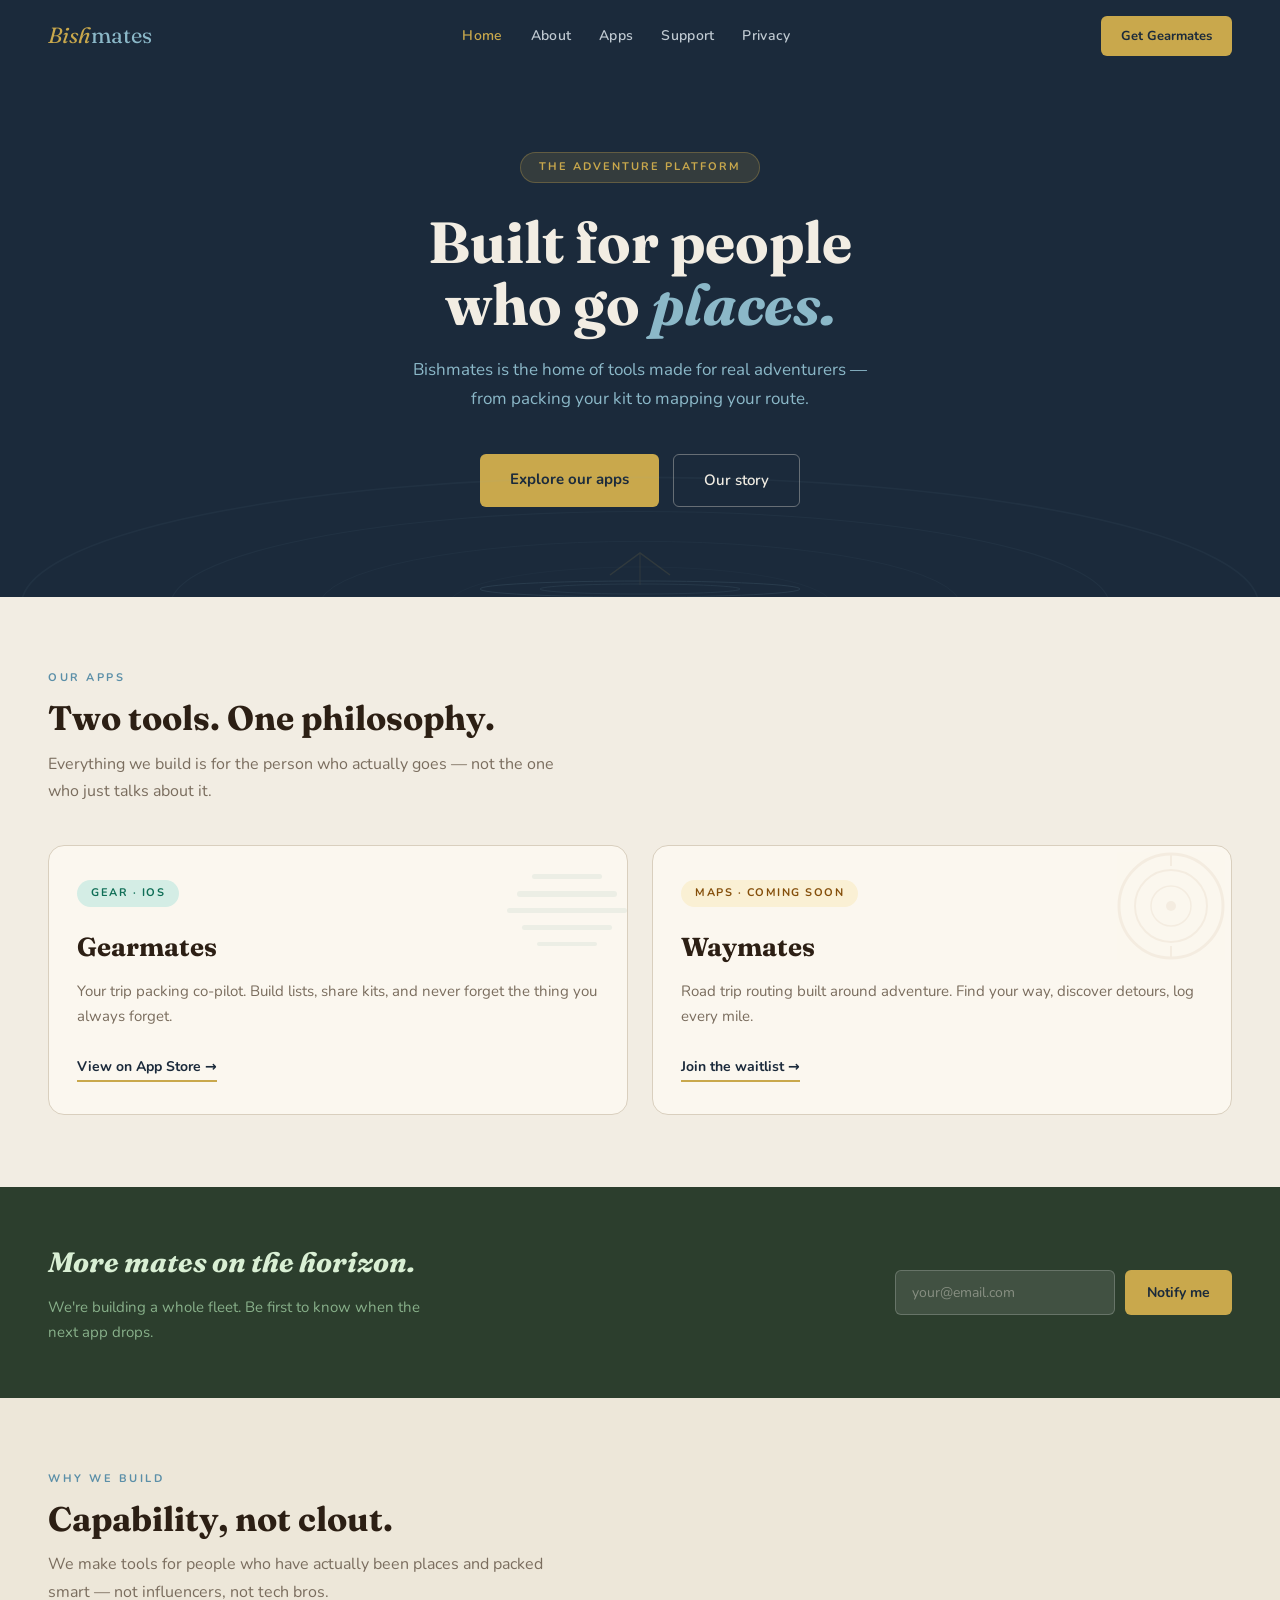
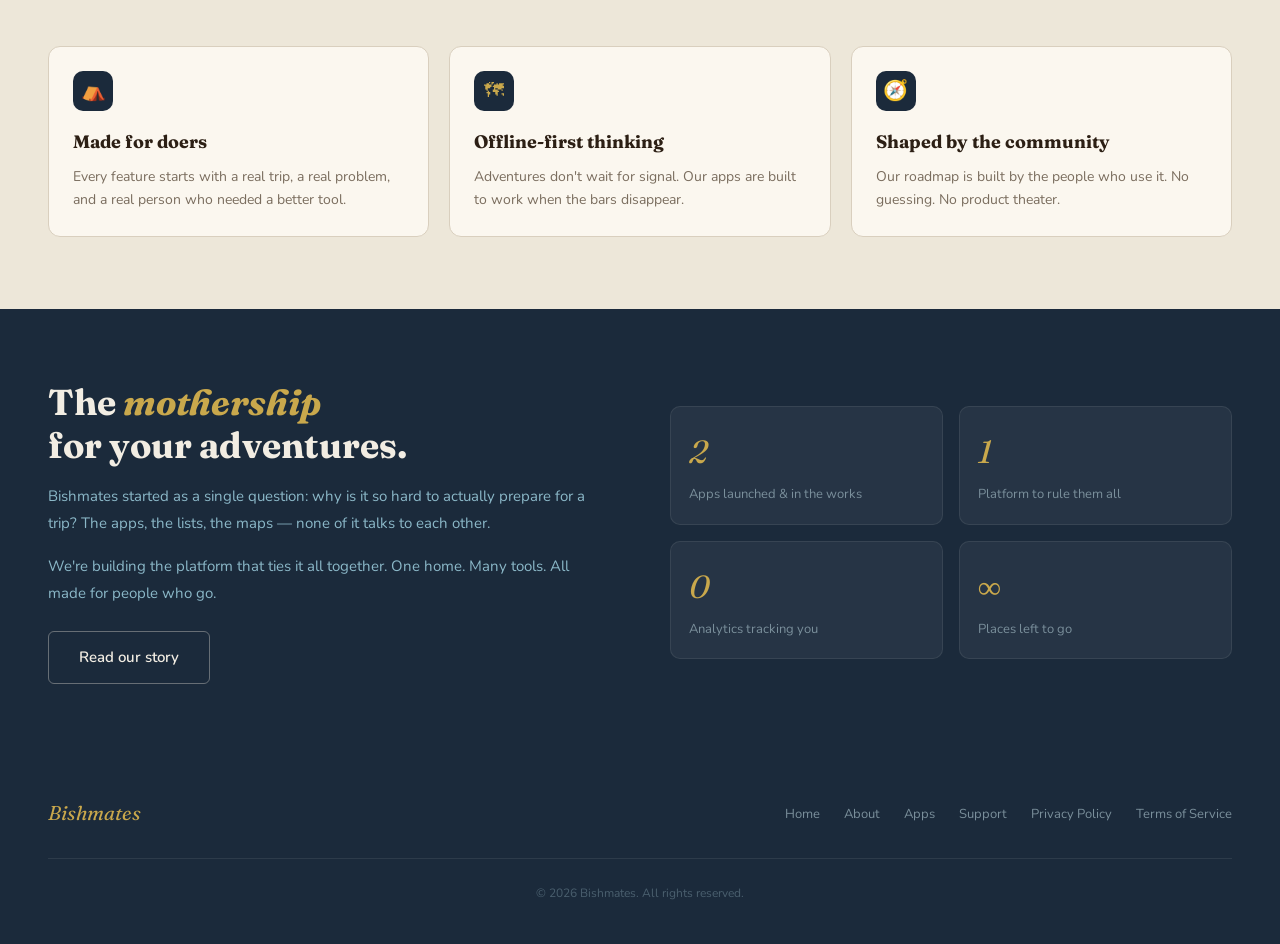
<file: index.html>
<!DOCTYPE html>
<html lang="en">
<head>
  <meta charset="UTF-8" />
  <meta name="viewport" content="width=device-width, initial-scale=1.0" />
  <title>Bishmates — Built for people who go places</title>
  <meta name="description" content="Bishmates is the home of tools made for real adventurers. From packing your kit to mapping your route." />
  <link rel="stylesheet" href="css/style.css" />
  <style>
    /* ── HERO ── */
    .hero {
      background: var(--navy);
      padding: 80px 48px 90px;
      text-align: center;
      position: relative;
      overflow: hidden;
    }

    .hero-topo {
      position: absolute;
      inset: 0;
      opacity: 0.05;
      pointer-events: none;
    }

    .hero-badge {
      display: inline-block;
      background: rgba(201,168,76,0.15);
      color: var(--gold);
      border: 1px solid rgba(201,168,76,0.3);
      border-radius: 20px;
      padding: 5px 18px;
      font-size: 11px;
      font-weight: 700;
      letter-spacing: 2px;
      text-transform: uppercase;
      margin-bottom: 28px;
    }

    .hero h1 {
      font-family: var(--serif);
      font-size: 58px;
      color: var(--stone);
      line-height: 1.08;
      margin-bottom: 20px;
      max-width: 680px;
      margin-left: auto;
      margin-right: auto;
    }

    .hero h1 em {
      color: var(--teal-lt);
    }

    .hero p {
      font-size: 17px;
      color: #8BB8C8;
      max-width: 460px;
      margin: 0 auto 40px;
      line-height: 1.7;
    }

    .hero-btns {
      display: flex;
      gap: 14px;
      justify-content: center;
      flex-wrap: wrap;
    }

    .hero-horizon {
      position: absolute;
      bottom: 0;
      left: 50%;
      transform: translateX(-50%);
      opacity: 0.12;
    }

    /* ── APPS SECTION ── */
    .apps {
      padding: 72px 48px;
      background: var(--stone);
    }

    .app-cards {
      display: grid;
      grid-template-columns: 1fr 1fr;
      gap: 24px;
      margin-top: 0;
    }

    .app-card {
      background: var(--card);
      border: 1px solid var(--stone-dk);
      border-radius: 16px;
      padding: 32px 28px;
      position: relative;
      overflow: hidden;
      transition: transform 0.2s, box-shadow 0.2s;
    }

    .app-card:hover {
      transform: translateY(-3px);
      box-shadow: 0 8px 32px rgba(27,42,59,0.10);
    }

    .app-card-bg {
      position: absolute;
      top: -10px;
      right: -10px;
      opacity: 0.06;
      pointer-events: none;
    }

    .app-tag {
      display: inline-block;
      font-size: 11px;
      font-weight: 700;
      letter-spacing: 1.5px;
      text-transform: uppercase;
      border-radius: 20px;
      padding: 4px 14px;
      margin-bottom: 18px;
    }

    .tag-teal { background: #D4EDE5; color: #0F6E56; }
    .tag-amber { background: #FAF0D4; color: #854F0B; }

    .app-card h3 {
      font-family: var(--serif);
      font-size: 26px;
      color: var(--brown);
      margin-bottom: 10px;
    }

    .app-card p {
      font-size: 15px;
      color: var(--muted);
      line-height: 1.65;
      margin-bottom: 24px;
    }

    .app-card-link {
      display: inline-flex;
      align-items: center;
      gap: 6px;
      font-size: 14px;
      font-weight: 700;
      color: var(--navy);
      text-decoration: none;
      border-bottom: 2px solid var(--gold);
      padding-bottom: 2px;
      transition: color 0.2s;
    }

    .app-card-link:hover { color: var(--teal); }

    /* ── WAITLIST BAND ── */
    .waitlist-band {
      background: var(--forest);
      padding: 52px 48px;
      display: flex;
      align-items: center;
      justify-content: space-between;
      gap: 32px;
      flex-wrap: wrap;
    }

    .waitlist-band h2 {
      font-family: var(--serif);
      font-size: 28px;
      color: #D9EFD4;
      margin-bottom: 8px;
      font-style: italic;
    }

    .waitlist-band p {
      color: var(--forest-lt);
      font-size: 15px;
      max-width: 400px;
    }

    .waitlist-form {
      display: flex;
      gap: 10px;
      flex-shrink: 0;
    }

    .waitlist-form input {
      background: rgba(255,255,255,0.1);
      border: 1px solid rgba(255,255,255,0.2);
      border-radius: 6px;
      padding: 12px 16px;
      color: var(--stone);
      font-family: var(--sans);
      font-size: 14px;
      width: 220px;
      outline: none;
    }

    .waitlist-form input::placeholder { color: rgba(242,237,227,0.4); }
    .waitlist-form input:focus { border-color: var(--gold); }

    .waitlist-form button {
      background: var(--gold);
      color: var(--navy);
      border: none;
      border-radius: 6px;
      padding: 12px 22px;
      font-family: var(--sans);
      font-weight: 700;
      font-size: 14px;
      cursor: pointer;
      transition: background 0.2s;
      white-space: nowrap;
    }

    .waitlist-form button:hover { background: var(--gold-lt); }

    /* ── VALUES ── */
    .values {
      padding: 72px 48px;
      background: var(--stone-md);
    }

    .values-grid {
      display: grid;
      grid-template-columns: repeat(3, 1fr);
      gap: 20px;
      margin-top: 40px;
    }

    .value-card {
      background: var(--card);
      border: 1px solid var(--stone-dk);
      border-radius: 12px;
      padding: 24px;
    }

    .value-icon {
      width: 40px;
      height: 40px;
      background: var(--navy);
      border-radius: 10px;
      display: flex;
      align-items: center;
      justify-content: center;
      margin-bottom: 16px;
      color: var(--gold);
      font-size: 20px;
    }

    .value-card h4 {
      font-family: var(--serif);
      font-size: 18px;
      color: var(--brown);
      margin-bottom: 8px;
    }

    .value-card p {
      font-size: 14px;
      color: var(--muted);
      line-height: 1.65;
    }

    /* ── ABOUT STRIP ── */
    .about-strip {
      background: var(--navy);
      padding: 72px 48px;
      display: grid;
      grid-template-columns: 1fr 1fr;
      gap: 60px;
      align-items: center;
    }

    .about-strip h2 {
      font-family: var(--serif);
      font-size: 36px;
      color: var(--stone);
      margin-bottom: 16px;
      line-height: 1.2;
    }

    .about-strip h2 em { color: var(--gold); }

    .about-strip p {
      color: var(--teal-lt);
      font-size: 15px;
      line-height: 1.8;
      margin-bottom: 16px;
    }

    .about-details {
      display: grid;
      grid-template-columns: 1fr 1fr;
      gap: 16px;
    }

    .detail-box {
      background: rgba(255,255,255,0.05);
      border: 1px solid rgba(255,255,255,0.08);
      border-radius: 10px;
      padding: 18px;
    }

    .detail-box .num {
      font-family: var(--serif);
      font-size: 32px;
      color: var(--gold);
      font-style: italic;
    }

    .detail-box .label {
      font-size: 13px;
      color: #7A8F9B;
      margin-top: 4px;
    }

    @media (max-width: 700px) {
      .hero { padding: 60px 20px 70px; }
      .hero h1 { font-size: 38px; }
      .apps { padding: 48px 20px; }
      .app-cards { grid-template-columns: 1fr; }
      .waitlist-band { padding: 40px 20px; flex-direction: column; }
      .waitlist-form { flex-direction: column; width: 100%; }
      .waitlist-form input { width: 100%; }
      .values { padding: 48px 20px; }
      .values-grid { grid-template-columns: 1fr; }
      .about-strip { padding: 48px 20px; grid-template-columns: 1fr; gap: 32px; }
      .about-details { grid-template-columns: 1fr 1fr; }
    }
  </style>
</head>
<body>

  <nav class="nav">
    <a href="index.html" class="nav-logo">Bish<span>mates</span></a>
    <ul class="nav-links">
      <li><a href="index.html" class="active">Home</a></li>
      <li><a href="pages/about.html">About</a></li>
      <li><a href="pages/apps.html">Apps</a></li>
      <li><a href="pages/support.html">Support</a></li>
      <li><a href="pages/privacy.html">Privacy</a></li>
    </ul>
    <a href="pages/apps.html" class="nav-cta">Get Gearmates</a>
  </nav>

  <!-- HERO -->
  <section class="hero">
    <svg class="hero-topo" viewBox="0 0 1200 500" preserveAspectRatio="xMidYMid slice" aria-hidden="true">
      <ellipse cx="600" cy="500" rx="580" ry="120" fill="none" stroke="#8BB8C8" stroke-width="1.5"/>
      <ellipse cx="600" cy="500" rx="440" ry="88" fill="none" stroke="#8BB8C8" stroke-width="1"/>
      <ellipse cx="600" cy="500" rx="300" ry="60" fill="none" stroke="#8BB8C8" stroke-width="0.8"/>
      <ellipse cx="600" cy="500" rx="180" ry="36" fill="none" stroke="#8BB8C8" stroke-width="0.6"/>
    </svg>
    <svg class="hero-horizon" width="360" height="52" viewBox="0 0 360 52" aria-hidden="true">
      <path d="M150 30 L180 8 L210 30" stroke="#C9A84C" stroke-width="1.5" fill="none"/>
      <line x1="180" y1="8" x2="180" y2="40" stroke="#C9A84C" stroke-width="1"/>
      <ellipse cx="180" cy="44" rx="160" ry="8" fill="none" stroke="#8BB8C8" stroke-width="1"/>
      <ellipse cx="180" cy="44" rx="100" ry="5" fill="none" stroke="#8BB8C8" stroke-width="0.8"/>
    </svg>
    <div class="hero-badge">The adventure platform</div>
    <h1>Built for people<br>who go <em>places.</em></h1>
    <p>Bishmates is the home of tools made for real adventurers — from packing your kit to mapping your route.</p>
    <div class="hero-btns">
      <a href="pages/apps.html" class="btn-primary">Explore our apps</a>
      <a href="pages/about.html" class="btn-outline">Our story</a>
    </div>
  </section>

  <!-- APPS -->
  <section class="apps">
    <div class="eyebrow">Our apps</div>
    <h2 class="section-title">Two tools. One philosophy.</h2>
    <p class="section-sub">Everything we build is for the person who actually goes — not the one who just talks about it.</p>

    <div class="app-cards">
      <div class="app-card">
        <svg class="app-card-bg" width="140" height="140" viewBox="0 0 140 140" aria-hidden="true">
          <rect x="20" y="55" width="100" height="6" rx="3" fill="#0F6E56"/>
          <rect x="35" y="38" width="70" height="5" rx="2.5" fill="#0F6E56"/>
          <rect x="10" y="72" width="120" height="5" rx="2.5" fill="#0F6E56"/>
          <rect x="25" y="89" width="90" height="5" rx="2.5" fill="#0F6E56"/>
          <rect x="40" y="106" width="60" height="4" rx="2" fill="#0F6E56"/>
        </svg>
        <span class="app-tag tag-teal">Gear · iOS</span>
        <h3>Gearmates</h3>
        <p>Your trip packing co-pilot. Build lists, share kits, and never forget the thing you always forget.</p>
        <a href="pages/apps.html#gearmates" class="app-card-link">View on App Store →</a>
      </div>

      <div class="app-card">
        <svg class="app-card-bg" width="140" height="140" viewBox="0 0 140 140" aria-hidden="true">
          <circle cx="70" cy="70" r="52" stroke="#854F0B" stroke-width="3" fill="none"/>
          <circle cx="70" cy="70" r="36" stroke="#854F0B" stroke-width="2" fill="none"/>
          <circle cx="70" cy="70" r="20" stroke="#854F0B" stroke-width="1.5" fill="none"/>
          <circle cx="70" cy="70" r="5" fill="#854F0B"/>
          <line x1="70" y1="18" x2="70" y2="30" stroke="#854F0B" stroke-width="2"/>
          <line x1="70" y1="110" x2="70" y2="122" stroke="#854F0B" stroke-width="2"/>
        </svg>
        <span class="app-tag tag-amber">Maps · Coming soon</span>
        <h3>Waymates</h3>
        <p>Road trip routing built around adventure. Find your way, discover detours, log every mile.</p>
        <a href="pages/apps.html#waymates" class="app-card-link">Join the waitlist →</a>
      </div>
    </div>
  </section>

  <!-- WAITLIST -->
  <section class="waitlist-band">
    <div>
      <h2>More mates on the horizon.</h2>
      <p>We're building a whole fleet. Be first to know when the next app drops.</p>
    </div>
    <form class="waitlist-form" onsubmit="return false;">
      <input type="email" placeholder="your@email.com" aria-label="Email address" />
      <button type="submit">Notify me</button>
    </form>
  </section>

  <!-- VALUES -->
  <section class="values">
    <div class="eyebrow">Why we build</div>
    <h2 class="section-title">Capability, not clout.</h2>
    <p class="section-sub">We make tools for people who have actually been places and packed smart — not influencers, not tech bros.</p>
    <div class="values-grid">
      <div class="value-card">
        <div class="value-icon">⛺</div>
        <h4>Made for doers</h4>
        <p>Every feature starts with a real trip, a real problem, and a real person who needed a better tool.</p>
      </div>
      <div class="value-card">
        <div class="value-icon">🗺</div>
        <h4>Offline-first thinking</h4>
        <p>Adventures don't wait for signal. Our apps are built to work when the bars disappear.</p>
      </div>
      <div class="value-card">
        <div class="value-icon">🧭</div>
        <h4>Shaped by the community</h4>
        <p>Our roadmap is built by the people who use it. No guessing. No product theater.</p>
      </div>
    </div>
  </section>

  <!-- ABOUT STRIP -->
  <section class="about-strip">
    <div>
      <h2>The <em>mothership</em><br>for your adventures.</h2>
      <p>Bishmates started as a single question: why is it so hard to actually prepare for a trip? The apps, the lists, the maps — none of it talks to each other.</p>
      <p>We're building the platform that ties it all together. One home. Many tools. All made for people who go.</p>
      <a href="pages/about.html" class="btn-outline" style="margin-top:8px;">Read our story</a>
    </div>
    <div class="about-details">
      <div class="detail-box">
        <div class="num">2</div>
        <div class="label">Apps launched & in the works</div>
      </div>
      <div class="detail-box">
        <div class="num">1</div>
        <div class="label">Platform to rule them all</div>
      </div>
      <div class="detail-box">
        <div class="num">0</div>
        <div class="label">Analytics tracking you</div>
      </div>
      <div class="detail-box">
        <div class="num">∞</div>
        <div class="label">Places left to go</div>
      </div>
    </div>
  </section>

  <footer class="footer">
    <div class="footer-inner">
      <a href="index.html" class="footer-logo">Bishmates</a>
      <ul class="footer-links">
        <li><a href="index.html">Home</a></li>
        <li><a href="pages/about.html">About</a></li>
        <li><a href="pages/apps.html">Apps</a></li>
        <li><a href="pages/support.html">Support</a></li>
        <li><a href="pages/privacy.html">Privacy Policy</a></li>
        <li><a href="pages/terms.html">Terms of Service</a></li>
      </ul>
    </div>
    <p class="footer-copy">© 2026 Bishmates. All rights reserved.</p>
  </footer>

</body>
</html>
</file>
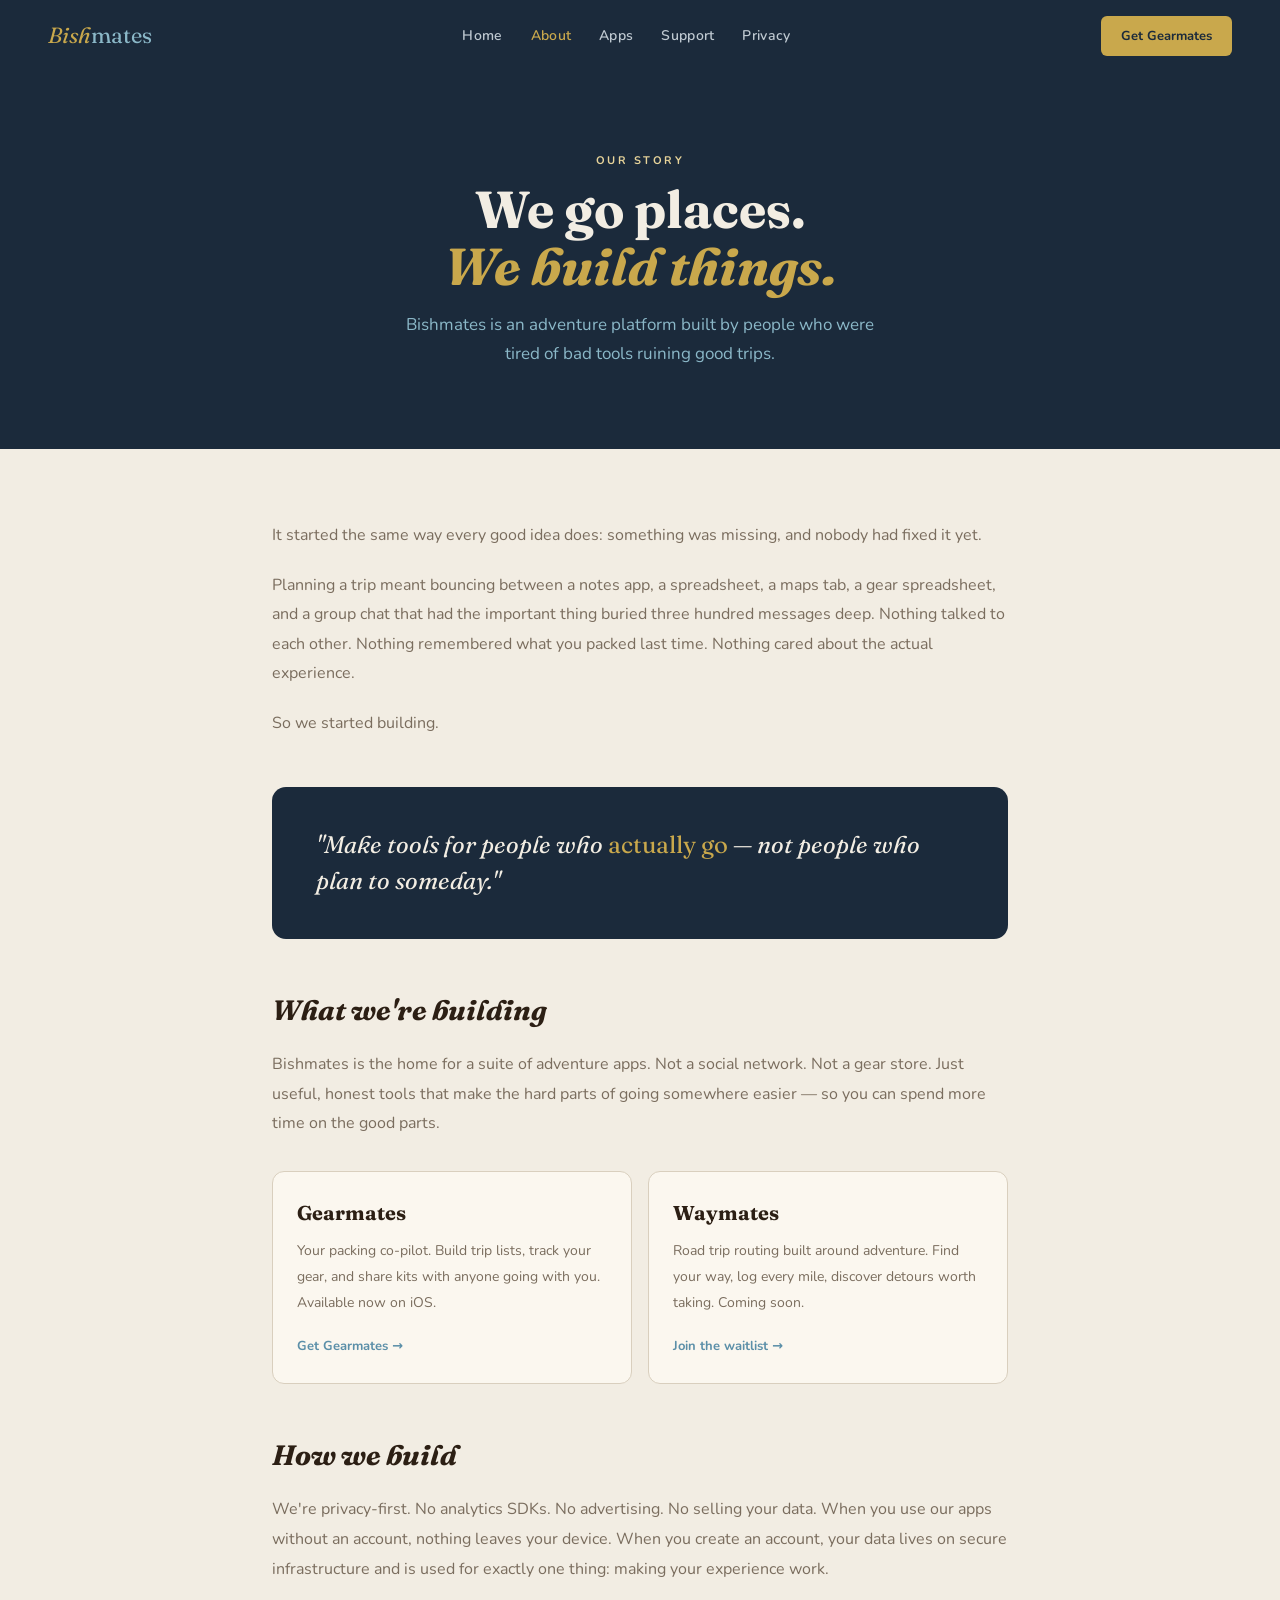
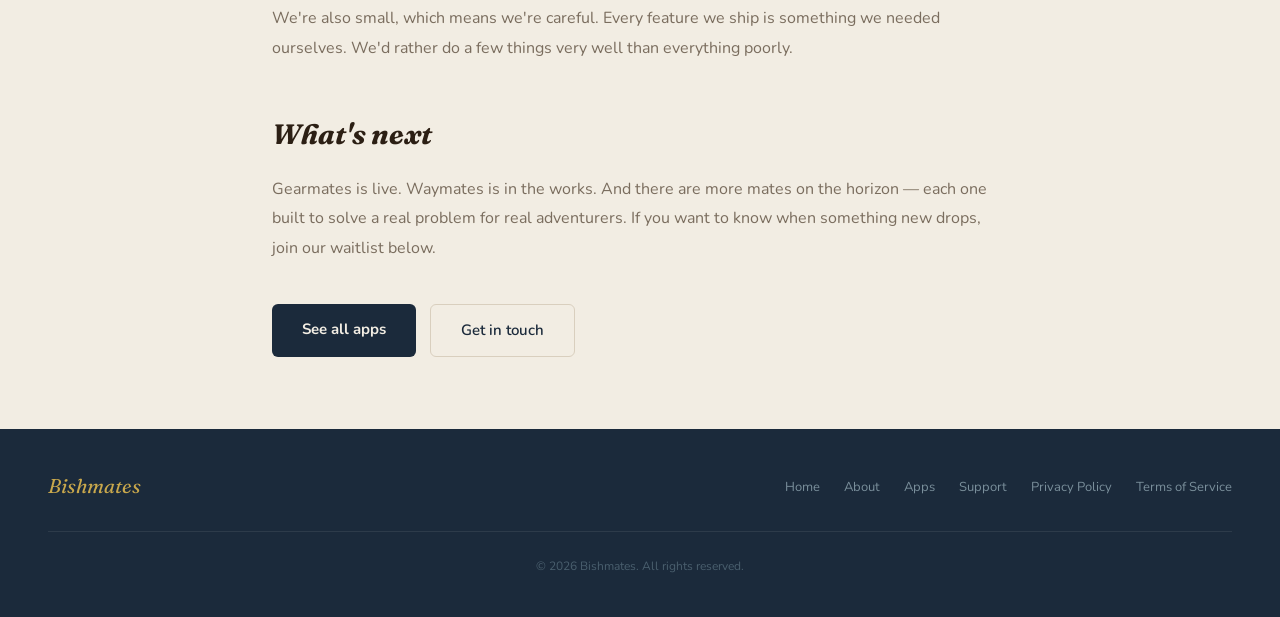
<file: pages/about.html>
<!DOCTYPE html>
<html lang="en">
<head>
  <meta charset="UTF-8" />
  <meta name="viewport" content="width=device-width, initial-scale=1.0" />
  <title>About — Bishmates</title>
  <meta name="description" content="Bishmates is an adventure platform built by people who actually go places. Learn our story." />
  <link rel="stylesheet" href="../css/style.css" />
  <style>
    .about-hero {
      background: var(--navy);
      padding: 80px 48px;
      text-align: center;
    }
    .about-hero h1 {
      font-family: var(--serif);
      font-size: 52px;
      color: var(--stone);
      margin-bottom: 16px;
      line-height: 1.1;
    }
    .about-hero h1 em { color: var(--gold); }
    .about-hero p {
      color: var(--teal-lt);
      font-size: 17px;
      max-width: 500px;
      margin: 0 auto;
      line-height: 1.7;
    }

    .about-body {
      max-width: 800px;
      margin: 0 auto;
      padding: 72px 32px;
    }

    .about-body p {
      color: var(--muted);
      font-size: 16px;
      line-height: 1.85;
      margin-bottom: 20px;
    }

    .about-body h2 {
      font-family: var(--serif);
      font-size: 28px;
      color: var(--brown);
      margin: 48px 0 16px;
      font-style: italic;
    }

    .mission-box {
      background: var(--navy);
      border-radius: 14px;
      padding: 40px 44px;
      margin: 48px 0;
    }

    .mission-box p {
      font-family: var(--serif);
      font-size: 24px;
      color: var(--stone);
      line-height: 1.5;
      font-style: italic;
      margin: 0;
    }

    .mission-box p em { color: var(--gold); font-style: normal; }

    .apps-mini {
      display: grid;
      grid-template-columns: 1fr 1fr;
      gap: 16px;
      margin: 32px 0;
    }

    .app-mini-card {
      background: var(--card);
      border: 1px solid var(--stone-dk);
      border-radius: 12px;
      padding: 24px;
    }

    .app-mini-card h4 {
      font-family: var(--serif);
      font-size: 20px;
      color: var(--brown);
      margin-bottom: 8px;
    }

    .app-mini-card p {
      font-size: 14px;
      margin-bottom: 16px;
    }

    .app-mini-card a {
      font-size: 13px;
      font-weight: 700;
      color: var(--teal);
      text-decoration: none;
    }

    @media (max-width: 700px) {
      .about-hero { padding: 60px 20px; }
      .about-hero h1 { font-size: 36px; }
      .about-body { padding: 48px 20px; }
      .mission-box { padding: 28px 24px; }
      .mission-box p { font-size: 20px; }
      .apps-mini { grid-template-columns: 1fr; }
    }
  </style>
</head>
<body>

  <nav class="nav">
    <a href="../index.html" class="nav-logo">Bish<span>mates</span></a>
    <ul class="nav-links">
      <li><a href="../index.html">Home</a></li>
      <li><a href="about.html" class="active">About</a></li>
      <li><a href="apps.html">Apps</a></li>
      <li><a href="support.html">Support</a></li>
      <li><a href="privacy.html">Privacy</a></li>
    </ul>
    <a href="apps.html" class="nav-cta">Get Gearmates</a>
  </nav>

  <section class="about-hero">
    <div class="eyebrow" style="color:var(--gold-lt);">Our story</div>
    <h1>We go places.<br><em>We build things.</em></h1>
    <p>Bishmates is an adventure platform built by people who were tired of bad tools ruining good trips.</p>
  </section>

  <div class="about-body">
    <p>It started the same way every good idea does: something was missing, and nobody had fixed it yet.</p>
    <p>Planning a trip meant bouncing between a notes app, a spreadsheet, a maps tab, a gear spreadsheet, and a group chat that had the important thing buried three hundred messages deep. Nothing talked to each other. Nothing remembered what you packed last time. Nothing cared about the actual experience.</p>
    <p>So we started building.</p>

    <div class="mission-box">
      <p>"Make tools for people who <em>actually go</em> — not people who plan to someday."</p>
    </div>

    <h2>What we're building</h2>
    <p>Bishmates is the home for a suite of adventure apps. Not a social network. Not a gear store. Just useful, honest tools that make the hard parts of going somewhere easier — so you can spend more time on the good parts.</p>

    <div class="apps-mini">
      <div class="app-mini-card">
        <h4>Gearmates</h4>
        <p>Your packing co-pilot. Build trip lists, track your gear, and share kits with anyone going with you. Available now on iOS.</p>
        <a href="apps.html#gearmates">Get Gearmates →</a>
      </div>
      <div class="app-mini-card">
        <h4>Waymates</h4>
        <p>Road trip routing built around adventure. Find your way, log every mile, discover detours worth taking. Coming soon.</p>
        <a href="apps.html#waymates">Join the waitlist →</a>
      </div>
    </div>

    <h2>How we build</h2>
    <p>We're privacy-first. No analytics SDKs. No advertising. No selling your data. When you use our apps without an account, nothing leaves your device. When you create an account, your data lives on secure infrastructure and is used for exactly one thing: making your experience work.</p>
    <p>We're also small, which means we're careful. Every feature we ship is something we needed ourselves. We'd rather do a few things very well than everything poorly.</p>

    <h2>What's next</h2>
    <p>Gearmates is live. Waymates is in the works. And there are more mates on the horizon — each one built to solve a real problem for real adventurers. If you want to know when something new drops, join our waitlist below.</p>

    <div style="margin-top: 40px; display: flex; gap: 14px; flex-wrap: wrap;">
      <a href="apps.html" class="btn-dark">See all apps</a>
      <a href="support.html" class="btn-outline" style="color:var(--navy); border-color:var(--stone-dk);">Get in touch</a>
    </div>
  </div>

  <footer class="footer">
    <div class="footer-inner">
      <a href="../index.html" class="footer-logo">Bishmates</a>
      <ul class="footer-links">
        <li><a href="../index.html">Home</a></li>
        <li><a href="about.html">About</a></li>
        <li><a href="apps.html">Apps</a></li>
        <li><a href="support.html">Support</a></li>
        <li><a href="privacy.html">Privacy Policy</a></li>
        <li><a href="terms.html">Terms of Service</a></li>
      </ul>
    </div>
    <p class="footer-copy">© 2026 Bishmates. All rights reserved.</p>
  </footer>

</body>
</html>
</file>
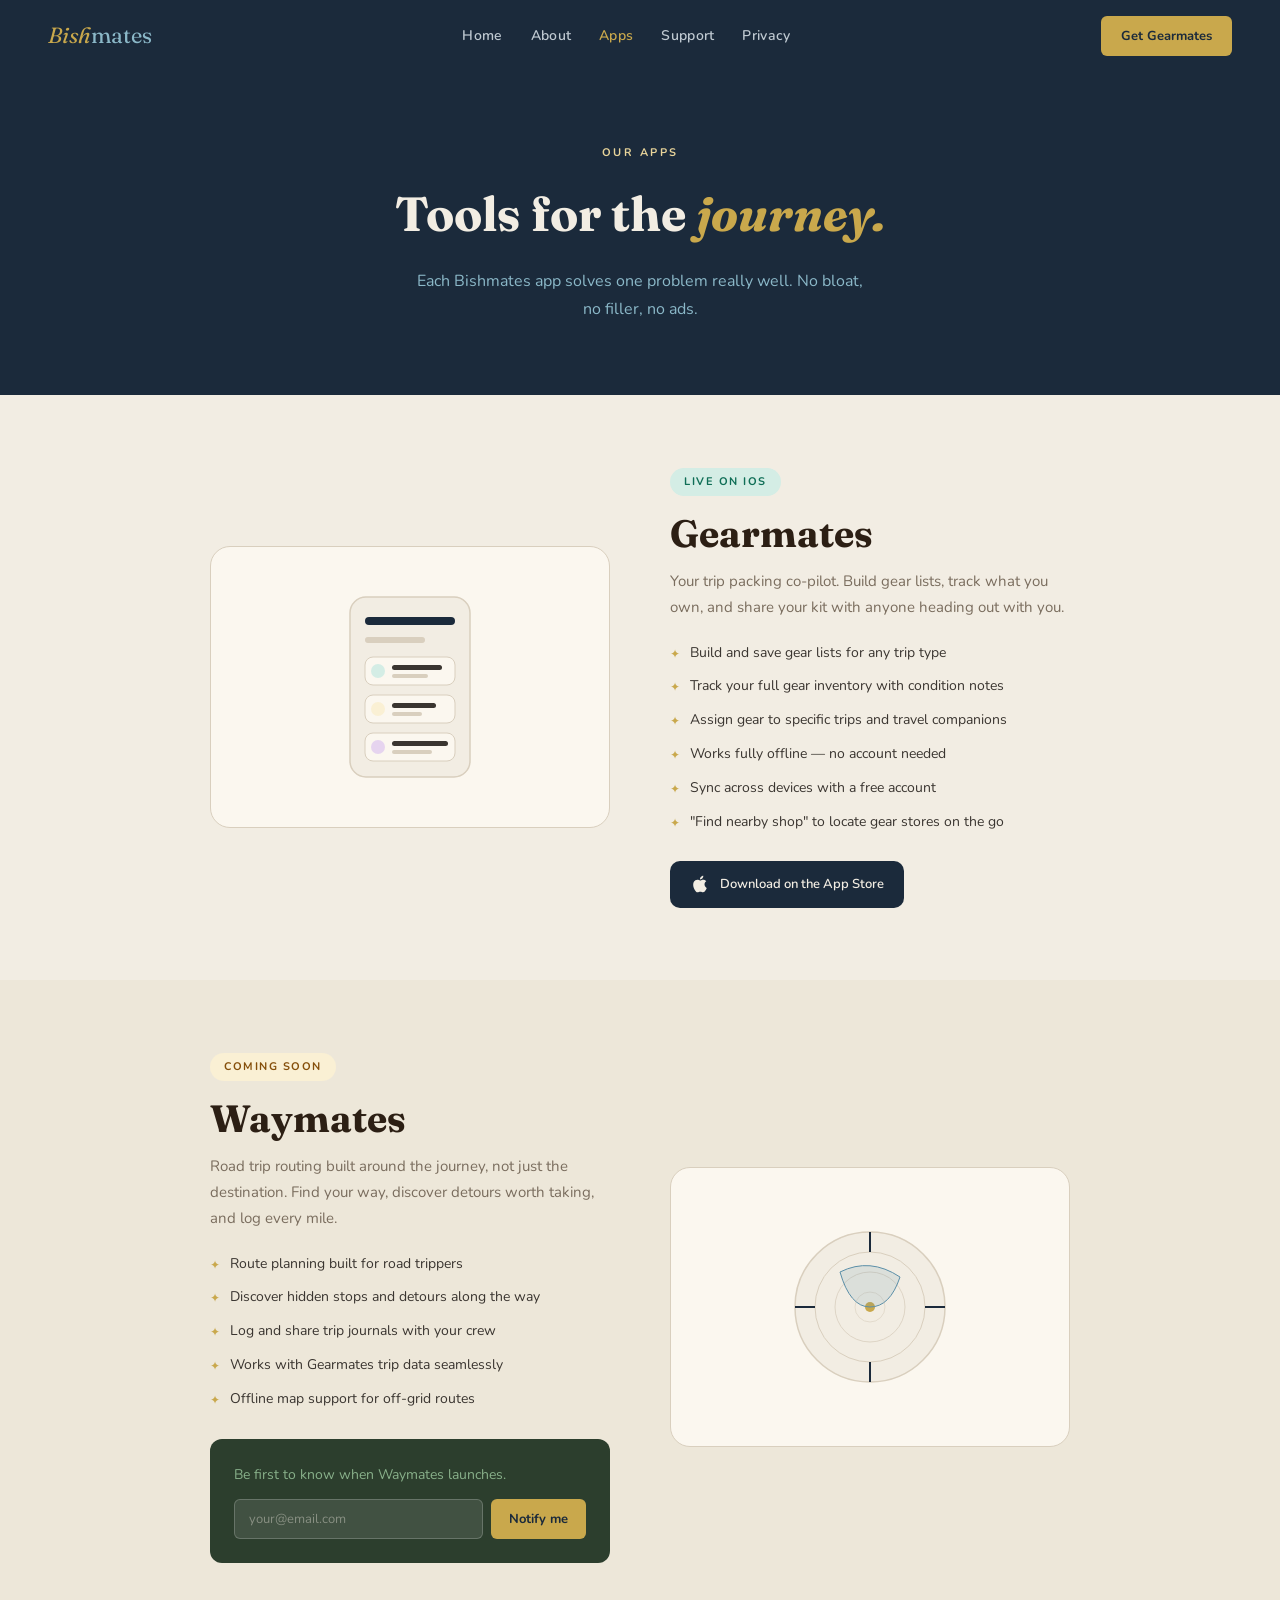
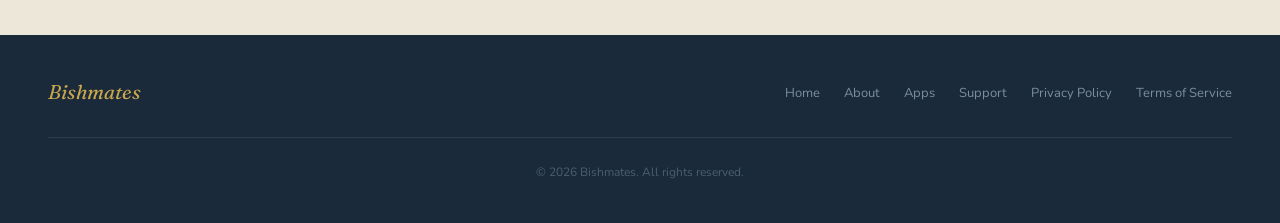
<file: pages/apps.html>
<!DOCTYPE html>
<html lang="en">
<head>
  <meta charset="UTF-8" />
  <meta name="viewport" content="width=device-width, initial-scale=1.0" />
  <title>Apps — Bishmates</title>
  <meta name="description" content="Explore Gearmates and Waymates — adventure tools from Bishmates." />
  <link rel="stylesheet" href="../css/style.css" />
  <style>
    .apps-hero {
      background: var(--navy);
      padding: 72px 48px;
      text-align: center;
    }
    .apps-hero h1 {
      font-family: var(--serif);
      font-size: 48px;
      color: var(--stone);
      margin-bottom: 14px;
    }
    .apps-hero h1 em { color: var(--gold); }
    .apps-hero p {
      color: var(--teal-lt);
      font-size: 16px;
      max-width: 460px;
      margin: 0 auto;
    }

    .app-section {
      padding: 72px 48px;
    }

    .app-section:nth-child(even) {
      background: var(--stone-md);
    }

    .app-section-inner {
      max-width: 860px;
      margin: 0 auto;
      display: grid;
      grid-template-columns: 1fr 1fr;
      gap: 60px;
      align-items: center;
    }

    .app-section-inner.reverse { direction: rtl; }
    .app-section-inner.reverse > * { direction: ltr; }

    .app-visual {
      background: var(--card);
      border: 1px solid var(--stone-dk);
      border-radius: 20px;
      padding: 40px;
      display: flex;
      align-items: center;
      justify-content: center;
      min-height: 280px;
    }

    .app-info h2 {
      font-family: var(--serif);
      font-size: 38px;
      color: var(--brown);
      margin-bottom: 12px;
      line-height: 1.15;
    }

    .app-info p {
      color: var(--muted);
      font-size: 15px;
      line-height: 1.75;
      margin-bottom: 16px;
    }

    .feature-list {
      list-style: none;
      margin: 20px 0 28px;
    }

    .feature-list li {
      display: flex;
      align-items: flex-start;
      gap: 10px;
      font-size: 14px;
      color: var(--body);
      margin-bottom: 10px;
    }

    .feature-list li::before {
      content: "✦";
      color: var(--gold);
      font-size: 12px;
      margin-top: 3px;
      flex-shrink: 0;
    }

    .status-badge {
      display: inline-block;
      font-size: 11px;
      font-weight: 700;
      letter-spacing: 1.5px;
      text-transform: uppercase;
      border-radius: 20px;
      padding: 5px 14px;
      margin-bottom: 16px;
    }

    .badge-live { background: #D4EDE5; color: #0F6E56; }
    .badge-soon { background: #FAF0D4; color: #854F0B; }

    .app-store-btn {
      display: inline-flex;
      align-items: center;
      gap: 10px;
      background: var(--navy);
      color: var(--stone);
      border-radius: 10px;
      padding: 12px 20px;
      text-decoration: none;
      font-size: 13px;
      font-weight: 600;
      transition: background 0.2s;
    }

    .app-store-btn:hover { background: var(--navy-mid); }

    .app-store-btn svg { flex-shrink: 0; }

    .waitlist-inline {
      background: var(--forest);
      border-radius: 12px;
      padding: 24px;
      margin-top: 8px;
    }

    .waitlist-inline p {
      color: var(--forest-lt);
      font-size: 14px;
      margin-bottom: 12px;
    }

    .waitlist-inline form {
      display: flex;
      gap: 8px;
    }

    .waitlist-inline input {
      background: rgba(255,255,255,0.1);
      border: 1px solid rgba(255,255,255,0.2);
      border-radius: 6px;
      padding: 10px 14px;
      color: var(--stone);
      font-family: var(--sans);
      font-size: 13px;
      flex: 1;
      outline: none;
    }

    .waitlist-inline input::placeholder { color: rgba(242,237,227,0.4); }
    .waitlist-inline input:focus { border-color: var(--gold); }

    .waitlist-inline button {
      background: var(--gold);
      color: var(--navy);
      border: none;
      border-radius: 6px;
      padding: 10px 18px;
      font-family: var(--sans);
      font-weight: 700;
      font-size: 13px;
      cursor: pointer;
      white-space: nowrap;
    }

    @media (max-width: 700px) {
      .apps-hero { padding: 56px 20px; }
      .apps-hero h1 { font-size: 34px; }
      .app-section { padding: 48px 20px; }
      .app-section-inner { grid-template-columns: 1fr; gap: 28px; }
      .app-section-inner.reverse { direction: ltr; }
      .waitlist-inline form { flex-direction: column; }
    }
  </style>
</head>
<body>

  <nav class="nav">
    <a href="../index.html" class="nav-logo">Bish<span>mates</span></a>
    <ul class="nav-links">
      <li><a href="../index.html">Home</a></li>
      <li><a href="about.html">About</a></li>
      <li><a href="apps.html" class="active">Apps</a></li>
      <li><a href="support.html">Support</a></li>
      <li><a href="privacy.html">Privacy</a></li>
    </ul>
    <a href="#gearmates" class="nav-cta">Get Gearmates</a>
  </nav>

  <section class="apps-hero">
    <div class="eyebrow" style="color:var(--gold-lt);">Our apps</div>
    <h1>Tools for the <em>journey.</em></h1>
    <p>Each Bishmates app solves one problem really well. No bloat, no filler, no ads.</p>
  </section>

  <!-- GEARMATES -->
  <section class="app-section" id="gearmates">
    <div class="app-section-inner">
      <div class="app-visual">
        <svg width="160" height="200" viewBox="0 0 160 200" fill="none" aria-label="Gearmates app illustration">
          <rect x="20" y="10" width="120" height="180" rx="16" fill="#F2EDE3" stroke="#D9CFBE" stroke-width="1.5"/>
          <rect x="35" y="30" width="90" height="8" rx="4" fill="#1B2A3B"/>
          <rect x="35" y="50" width="60" height="6" rx="3" fill="#D9CFBE"/>
          <rect x="35" y="70" width="90" height="28" rx="8" fill="#FBF7EF" stroke="#D9CFBE" stroke-width="1"/>
          <circle cx="48" cy="84" r="7" fill="#D4EDE5"/>
          <rect x="62" y="78" width="50" height="5" rx="2.5" fill="#3A3530"/>
          <rect x="62" y="87" width="36" height="4" rx="2" fill="#D9CFBE"/>
          <rect x="35" y="108" width="90" height="28" rx="8" fill="#FBF7EF" stroke="#D9CFBE" stroke-width="1"/>
          <circle cx="48" cy="122" r="7" fill="#FAF0D4"/>
          <rect x="62" y="116" width="44" height="5" rx="2.5" fill="#3A3530"/>
          <rect x="62" y="125" width="30" height="4" rx="2" fill="#D9CFBE"/>
          <rect x="35" y="146" width="90" height="28" rx="8" fill="#FBF7EF" stroke="#D9CFBE" stroke-width="1"/>
          <circle cx="48" cy="160" r="7" fill="#E6D4EF"/>
          <rect x="62" y="154" width="56" height="5" rx="2.5" fill="#3A3530"/>
          <rect x="62" y="163" width="40" height="4" rx="2" fill="#D9CFBE"/>
        </svg>
      </div>
      <div class="app-info">
        <span class="status-badge badge-live">Live on iOS</span>
        <h2>Gearmates</h2>
        <p>Your trip packing co-pilot. Build gear lists, track what you own, and share your kit with anyone heading out with you.</p>
        <ul class="feature-list">
          <li>Build and save gear lists for any trip type</li>
          <li>Track your full gear inventory with condition notes</li>
          <li>Assign gear to specific trips and travel companions</li>
          <li>Works fully offline — no account needed</li>
          <li>Sync across devices with a free account</li>
          <li>"Find nearby shop" to locate gear stores on the go</li>
        </ul>
        <a href="https://apps.apple.com" class="app-store-btn" target="_blank" rel="noopener">
          <svg width="20" height="20" viewBox="0 0 24 24" fill="currentColor"><path d="M18.71 19.5c-.83 1.24-1.71 2.45-3.05 2.47-1.34.03-1.77-.79-3.29-.79-1.53 0-2 .77-3.27.82-1.31.05-2.3-1.32-3.14-2.53C4.25 17 2.94 12.45 4.7 9.39c.87-1.52 2.43-2.48 4.12-2.51 1.28-.02 2.5.87 3.29.87.78 0 2.26-1.07 3.8-.91.65.03 2.47.26 3.64 1.98-.09.06-2.17 1.28-2.15 3.81.03 3.02 2.65 4.03 2.68 4.04-.03.07-.42 1.44-1.38 2.83M13 3.5c.73-.83 1.94-1.46 2.94-1.5.13 1.17-.34 2.35-1.04 3.19-.69.85-1.83 1.51-2.95 1.42-.15-1.15.41-2.35 1.05-3.11z"/></svg>
          Download on the App Store
        </a>
      </div>
    </div>
  </section>

  <!-- WAYMATES -->
  <section class="app-section" id="waymates">
    <div class="app-section-inner reverse">
      <div class="app-visual">
        <svg width="200" height="180" viewBox="0 0 200 180" fill="none" aria-label="Waymates app illustration">
          <circle cx="100" cy="90" r="75" stroke="#D9CFBE" stroke-width="1.5" fill="#F2EDE3"/>
          <circle cx="100" cy="90" r="55" stroke="#D9CFBE" stroke-width="1" fill="none"/>
          <circle cx="100" cy="90" r="35" stroke="#D9CFBE" stroke-width="0.8" fill="none"/>
          <circle cx="100" cy="90" r="15" stroke="#D9CFBE" stroke-width="0.6" fill="none"/>
          <circle cx="100" cy="90" r="5" fill="#C9A84C"/>
          <line x1="100" y1="15" x2="100" y2="35" stroke="#1B2A3B" stroke-width="2"/>
          <line x1="100" y1="145" x2="100" y2="165" stroke="#1B2A3B" stroke-width="2"/>
          <line x1="25" y1="90" x2="45" y2="90" stroke="#1B2A3B" stroke-width="2"/>
          <line x1="155" y1="90" x2="175" y2="90" stroke="#1B2A3B" stroke-width="2"/>
          <path d="M70 55 Q100 40 130 60 Q120 90 100 90 Q80 90 70 55Z" fill="rgba(91,143,168,0.15)" stroke="#5B8FA8" stroke-width="1"/>
        </svg>
      </div>
      <div class="app-info">
        <span class="status-badge badge-soon">Coming soon</span>
        <h2>Waymates</h2>
        <p>Road trip routing built around the journey, not just the destination. Find your way, discover detours worth taking, and log every mile.</p>
        <ul class="feature-list">
          <li>Route planning built for road trippers</li>
          <li>Discover hidden stops and detours along the way</li>
          <li>Log and share trip journals with your crew</li>
          <li>Works with Gearmates trip data seamlessly</li>
          <li>Offline map support for off-grid routes</li>
        </ul>
        <div class="waitlist-inline">
          <p>Be first to know when Waymates launches.</p>
          <form onsubmit="return false;">
            <input type="email" placeholder="your@email.com" aria-label="Email address" />
            <button type="submit">Notify me</button>
          </form>
        </div>
      </div>
    </div>
  </section>

  <footer class="footer">
    <div class="footer-inner">
      <a href="../index.html" class="footer-logo">Bishmates</a>
      <ul class="footer-links">
        <li><a href="../index.html">Home</a></li>
        <li><a href="about.html">About</a></li>
        <li><a href="apps.html">Apps</a></li>
        <li><a href="support.html">Support</a></li>
        <li><a href="privacy.html">Privacy Policy</a></li>
        <li><a href="terms.html">Terms of Service</a></li>
      </ul>
    </div>
    <p class="footer-copy">© 2026 Bishmates. All rights reserved.</p>
  </footer>

</body>
</html>
</file>
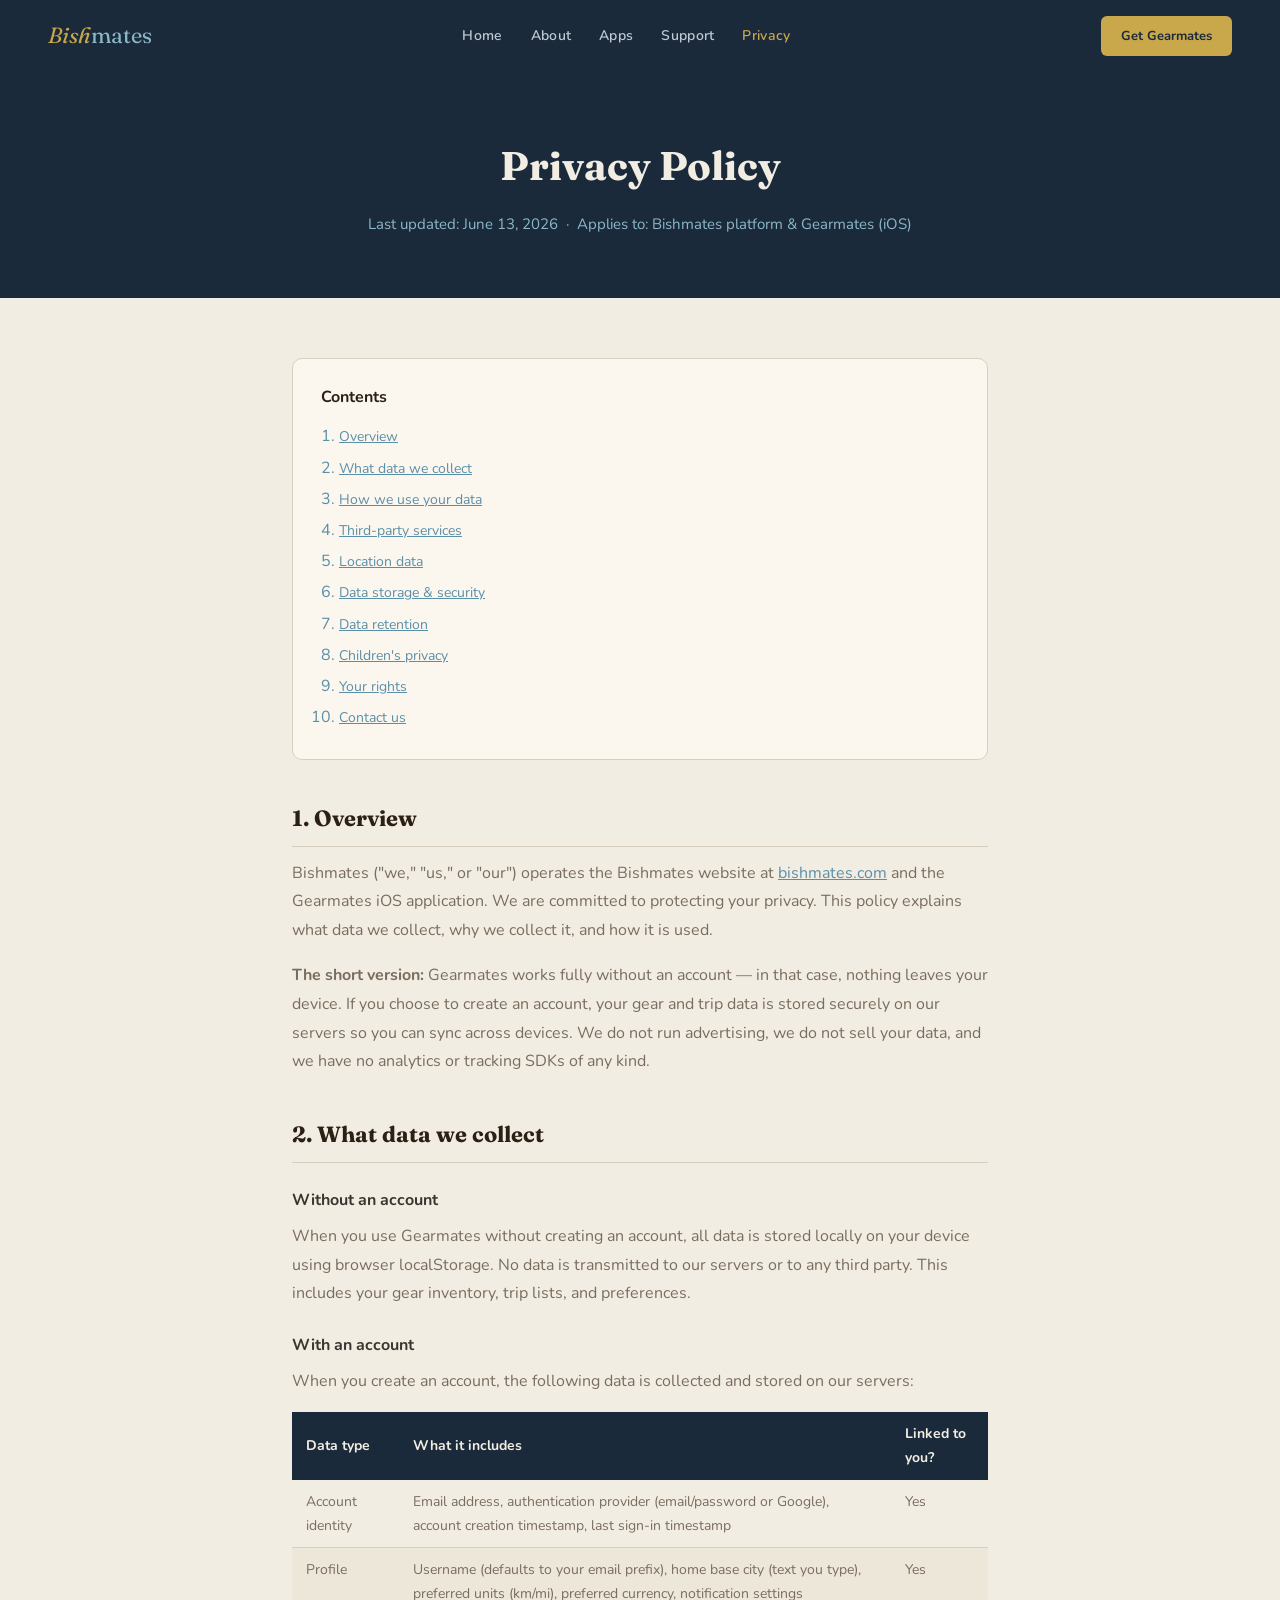
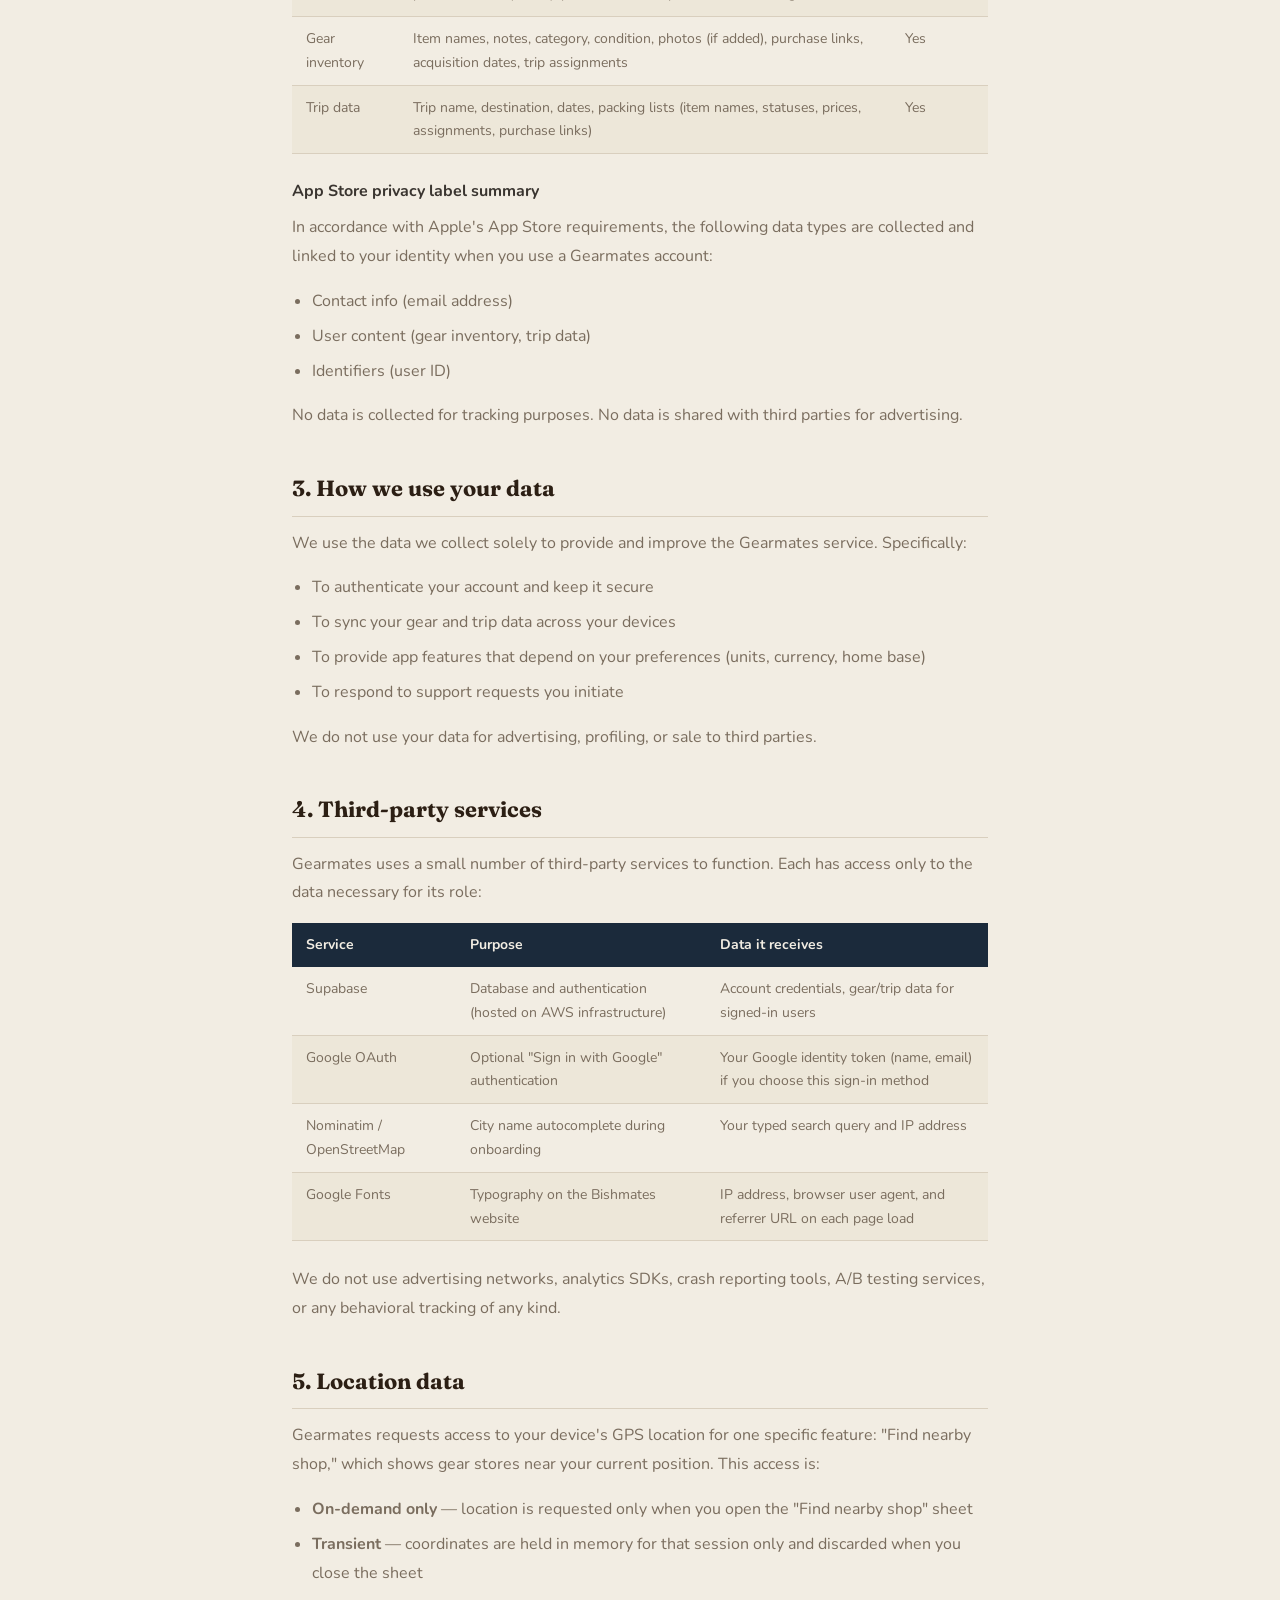
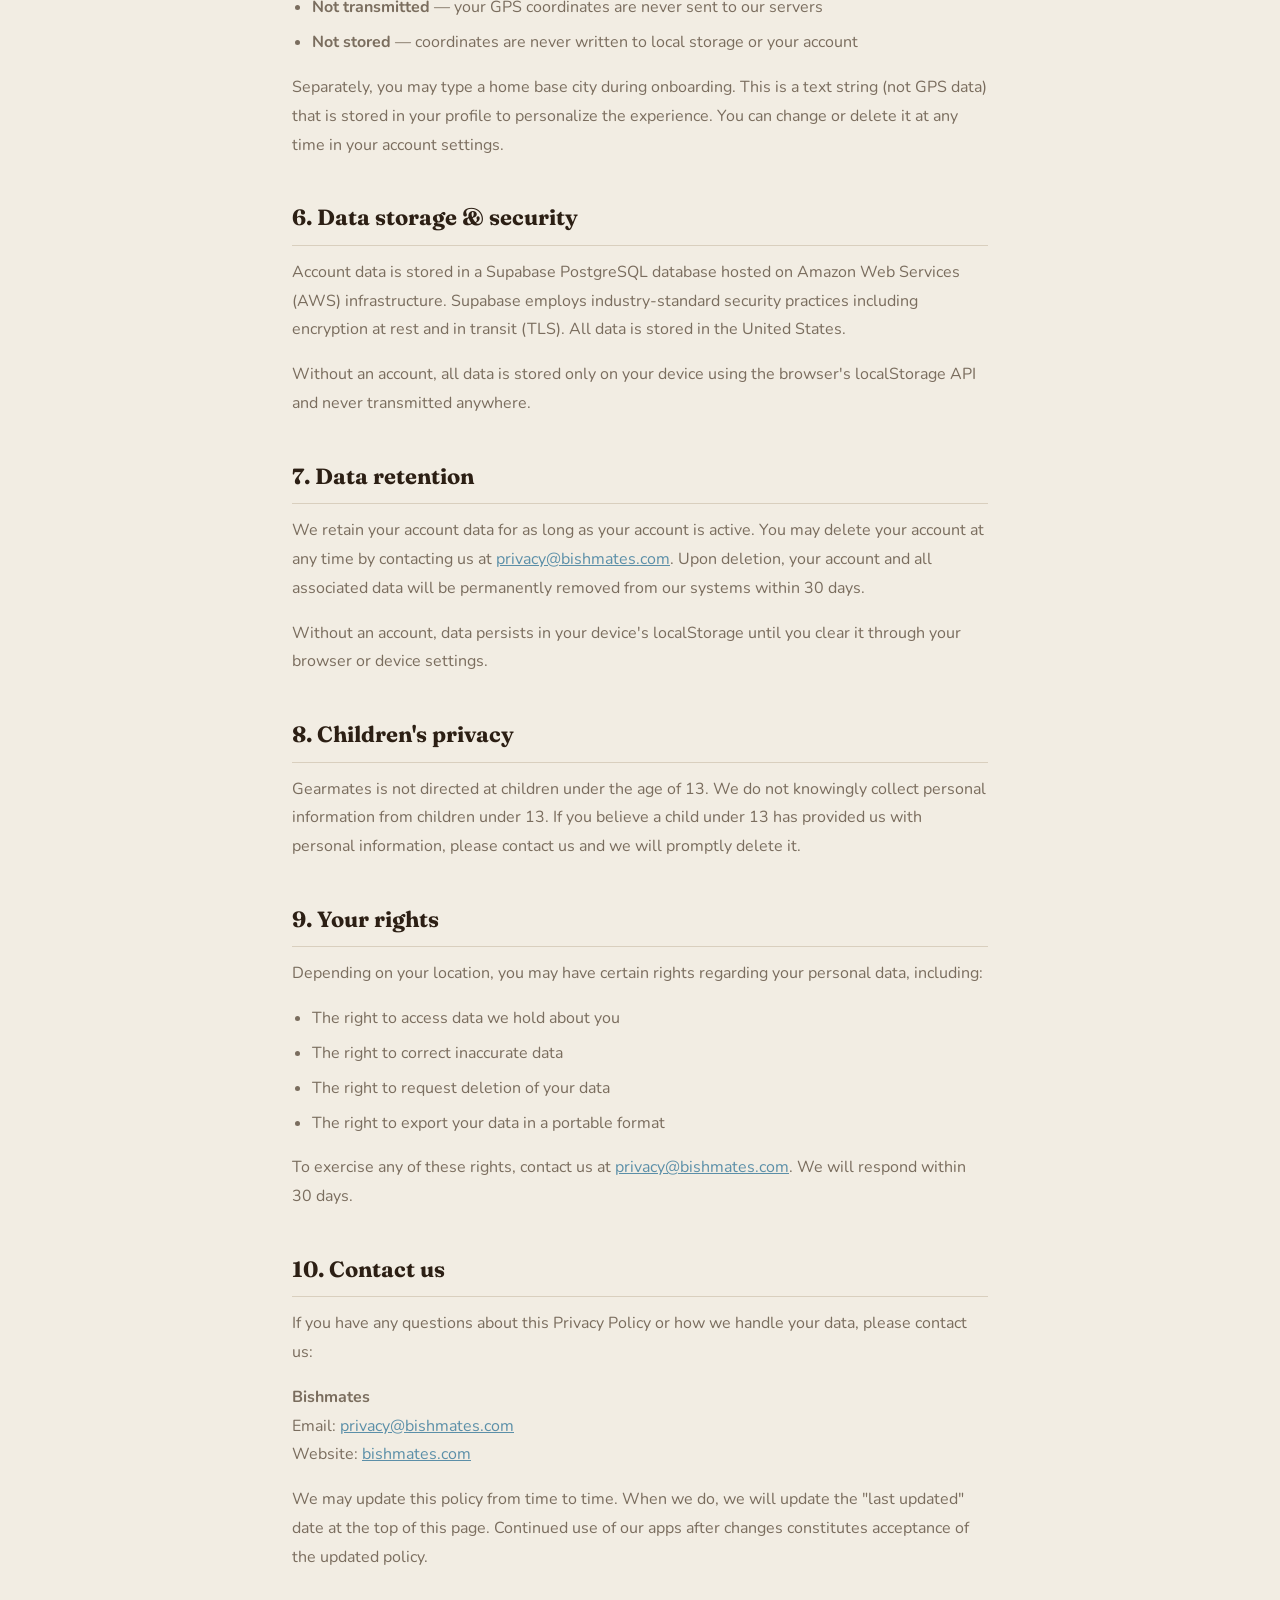
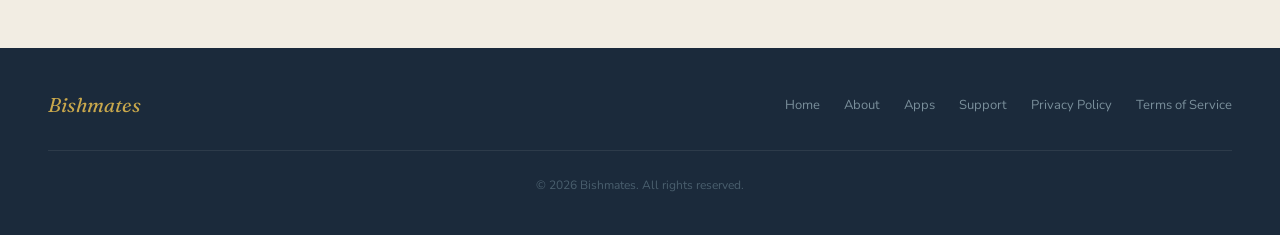
<file: pages/privacy.html>
<!DOCTYPE html>
<html lang="en">
<head>
  <meta charset="UTF-8" />
  <meta name="viewport" content="width=device-width, initial-scale=1.0" />
  <title>Privacy Policy — Bishmates</title>
  <meta name="description" content="Privacy Policy for Bishmates and the Gearmates app." />
  <link rel="stylesheet" href="../css/style.css" />
</head>
<body>

  <nav class="nav">
    <a href="../index.html" class="nav-logo">Bish<span>mates</span></a>
    <ul class="nav-links">
      <li><a href="../index.html">Home</a></li>
      <li><a href="about.html">About</a></li>
      <li><a href="apps.html">Apps</a></li>
      <li><a href="support.html">Support</a></li>
      <li><a href="privacy.html" class="active">Privacy</a></li>
    </ul>
    <a href="apps.html" class="nav-cta">Get Gearmates</a>
  </nav>

  <section class="policy-hero">
    <h1>Privacy Policy</h1>
    <p>Last updated: June 13, 2026 &nbsp;·&nbsp; Applies to: Bishmates platform &amp; Gearmates (iOS)</p>
  </section>

  <div class="policy-body">

    <div class="policy-toc">
      <p>Contents</p>
      <ol>
        <li><a href="#overview">Overview</a></li>
        <li><a href="#data-collected">What data we collect</a></li>
        <li><a href="#how-used">How we use your data</a></li>
        <li><a href="#third-parties">Third-party services</a></li>
        <li><a href="#location">Location data</a></li>
        <li><a href="#storage">Data storage &amp; security</a></li>
        <li><a href="#retention">Data retention</a></li>
        <li><a href="#children">Children's privacy</a></li>
        <li><a href="#your-rights">Your rights</a></li>
        <li><a href="#contact">Contact us</a></li>
      </ol>
    </div>

    <h2 id="overview">1. Overview</h2>
    <p>Bishmates ("we," "us," or "our") operates the Bishmates website at <a href="https://bishmates.com">bishmates.com</a> and the Gearmates iOS application. We are committed to protecting your privacy. This policy explains what data we collect, why we collect it, and how it is used.</p>
    <p><strong>The short version:</strong> Gearmates works fully without an account — in that case, nothing leaves your device. If you choose to create an account, your gear and trip data is stored securely on our servers so you can sync across devices. We do not run advertising, we do not sell your data, and we have no analytics or tracking SDKs of any kind.</p>

    <h2 id="data-collected">2. What data we collect</h2>

    <h3>Without an account</h3>
    <p>When you use Gearmates without creating an account, all data is stored locally on your device using browser localStorage. No data is transmitted to our servers or to any third party. This includes your gear inventory, trip lists, and preferences.</p>

    <h3>With an account</h3>
    <p>When you create an account, the following data is collected and stored on our servers:</p>

    <table class="data-table">
      <thead>
        <tr>
          <th>Data type</th>
          <th>What it includes</th>
          <th>Linked to you?</th>
        </tr>
      </thead>
      <tbody>
        <tr>
          <td>Account identity</td>
          <td>Email address, authentication provider (email/password or Google), account creation timestamp, last sign-in timestamp</td>
          <td>Yes</td>
        </tr>
        <tr>
          <td>Profile</td>
          <td>Username (defaults to your email prefix), home base city (text you type), preferred units (km/mi), preferred currency, notification settings</td>
          <td>Yes</td>
        </tr>
        <tr>
          <td>Gear inventory</td>
          <td>Item names, notes, category, condition, photos (if added), purchase links, acquisition dates, trip assignments</td>
          <td>Yes</td>
        </tr>
        <tr>
          <td>Trip data</td>
          <td>Trip name, destination, dates, packing lists (item names, statuses, prices, assignments, purchase links)</td>
          <td>Yes</td>
        </tr>
      </tbody>
    </table>

    <h3>App Store privacy label summary</h3>
    <p>In accordance with Apple's App Store requirements, the following data types are collected and linked to your identity when you use a Gearmates account:</p>
    <ul>
      <li>Contact info (email address)</li>
      <li>User content (gear inventory, trip data)</li>
      <li>Identifiers (user ID)</li>
    </ul>
    <p>No data is collected for tracking purposes. No data is shared with third parties for advertising.</p>

    <h2 id="how-used">3. How we use your data</h2>
    <p>We use the data we collect solely to provide and improve the Gearmates service. Specifically:</p>
    <ul>
      <li>To authenticate your account and keep it secure</li>
      <li>To sync your gear and trip data across your devices</li>
      <li>To provide app features that depend on your preferences (units, currency, home base)</li>
      <li>To respond to support requests you initiate</li>
    </ul>
    <p>We do not use your data for advertising, profiling, or sale to third parties.</p>

    <h2 id="third-parties">4. Third-party services</h2>
    <p>Gearmates uses a small number of third-party services to function. Each has access only to the data necessary for its role:</p>

    <table class="data-table">
      <thead>
        <tr>
          <th>Service</th>
          <th>Purpose</th>
          <th>Data it receives</th>
        </tr>
      </thead>
      <tbody>
        <tr>
          <td>Supabase</td>
          <td>Database and authentication (hosted on AWS infrastructure)</td>
          <td>Account credentials, gear/trip data for signed-in users</td>
        </tr>
        <tr>
          <td>Google OAuth</td>
          <td>Optional "Sign in with Google" authentication</td>
          <td>Your Google identity token (name, email) if you choose this sign-in method</td>
        </tr>
        <tr>
          <td>Nominatim / OpenStreetMap</td>
          <td>City name autocomplete during onboarding</td>
          <td>Your typed search query and IP address</td>
        </tr>
        <tr>
          <td>Google Fonts</td>
          <td>Typography on the Bishmates website</td>
          <td>IP address, browser user agent, and referrer URL on each page load</td>
        </tr>
      </tbody>
    </table>

    <p>We do not use advertising networks, analytics SDKs, crash reporting tools, A/B testing services, or any behavioral tracking of any kind.</p>

    <h2 id="location">5. Location data</h2>
    <p>Gearmates requests access to your device's GPS location for one specific feature: "Find nearby shop," which shows gear stores near your current position. This access is:</p>
    <ul>
      <li><strong>On-demand only</strong> — location is requested only when you open the "Find nearby shop" sheet</li>
      <li><strong>Transient</strong> — coordinates are held in memory for that session only and discarded when you close the sheet</li>
      <li><strong>Not transmitted</strong> — your GPS coordinates are never sent to our servers</li>
      <li><strong>Not stored</strong> — coordinates are never written to local storage or your account</li>
    </ul>
    <p>Separately, you may type a home base city during onboarding. This is a text string (not GPS data) that is stored in your profile to personalize the experience. You can change or delete it at any time in your account settings.</p>

    <h2 id="storage">6. Data storage &amp; security</h2>
    <p>Account data is stored in a Supabase PostgreSQL database hosted on Amazon Web Services (AWS) infrastructure. Supabase employs industry-standard security practices including encryption at rest and in transit (TLS). All data is stored in the United States.</p>
    <p>Without an account, all data is stored only on your device using the browser's localStorage API and never transmitted anywhere.</p>

    <h2 id="retention">7. Data retention</h2>
    <p>We retain your account data for as long as your account is active. You may delete your account at any time by contacting us at <a href="mailto:privacy@bishmates.com">privacy@bishmates.com</a>. Upon deletion, your account and all associated data will be permanently removed from our systems within 30 days.</p>
    <p>Without an account, data persists in your device's localStorage until you clear it through your browser or device settings.</p>

    <h2 id="children">8. Children's privacy</h2>
    <p>Gearmates is not directed at children under the age of 13. We do not knowingly collect personal information from children under 13. If you believe a child under 13 has provided us with personal information, please contact us and we will promptly delete it.</p>

    <h2 id="your-rights">9. Your rights</h2>
    <p>Depending on your location, you may have certain rights regarding your personal data, including:</p>
    <ul>
      <li>The right to access data we hold about you</li>
      <li>The right to correct inaccurate data</li>
      <li>The right to request deletion of your data</li>
      <li>The right to export your data in a portable format</li>
    </ul>
    <p>To exercise any of these rights, contact us at <a href="mailto:privacy@bishmates.com">privacy@bishmates.com</a>. We will respond within 30 days.</p>

    <h2 id="contact">10. Contact us</h2>
    <p>If you have any questions about this Privacy Policy or how we handle your data, please contact us:</p>
    <p>
      <strong>Bishmates</strong><br />
      Email: <a href="mailto:privacy@bishmates.com">privacy@bishmates.com</a><br />
      Website: <a href="https://bishmates.com">bishmates.com</a>
    </p>
    <p>We may update this policy from time to time. When we do, we will update the "last updated" date at the top of this page. Continued use of our apps after changes constitutes acceptance of the updated policy.</p>

  </div>

  <footer class="footer">
    <div class="footer-inner">
      <a href="../index.html" class="footer-logo">Bishmates</a>
      <ul class="footer-links">
        <li><a href="../index.html">Home</a></li>
        <li><a href="about.html">About</a></li>
        <li><a href="apps.html">Apps</a></li>
        <li><a href="support.html">Support</a></li>
        <li><a href="privacy.html">Privacy Policy</a></li>
        <li><a href="terms.html">Terms of Service</a></li>
      </ul>
    </div>
    <p class="footer-copy">© 2026 Bishmates. All rights reserved.</p>
  </footer>

</body>
</html>
</file>
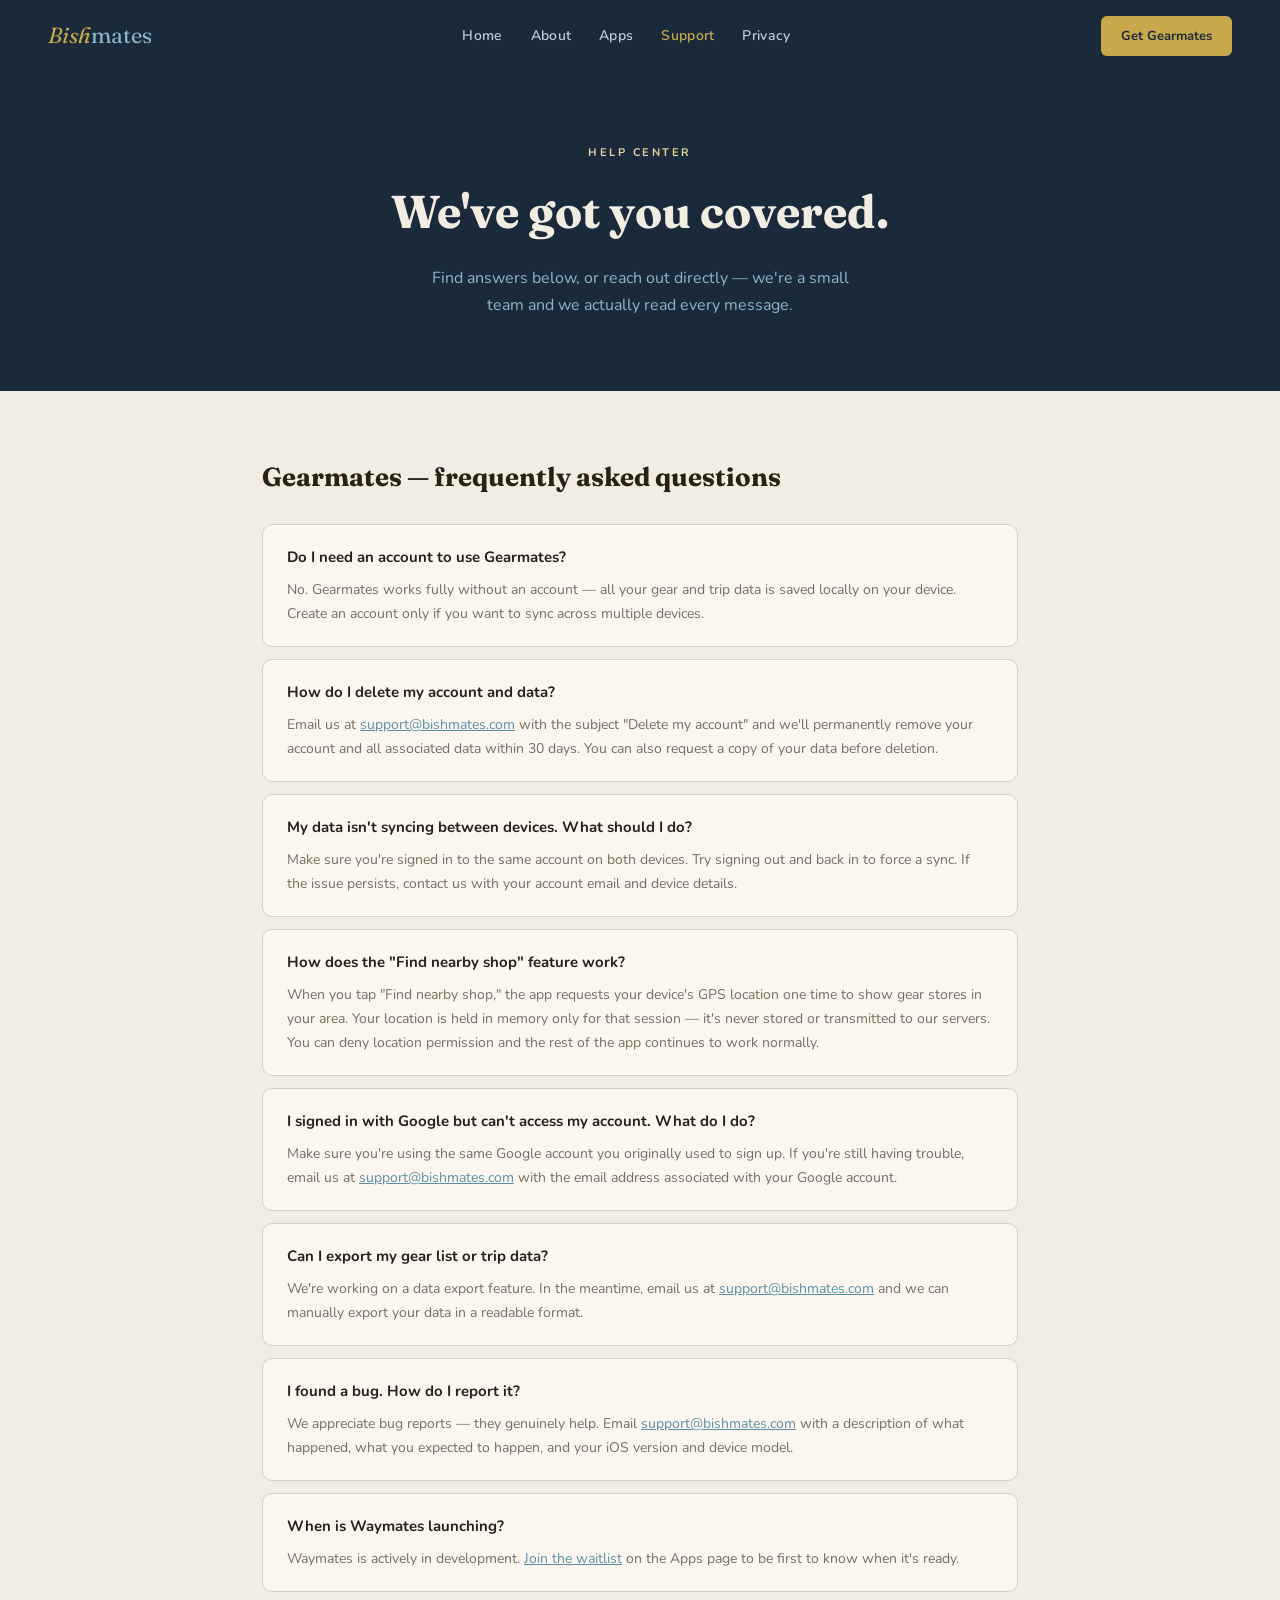
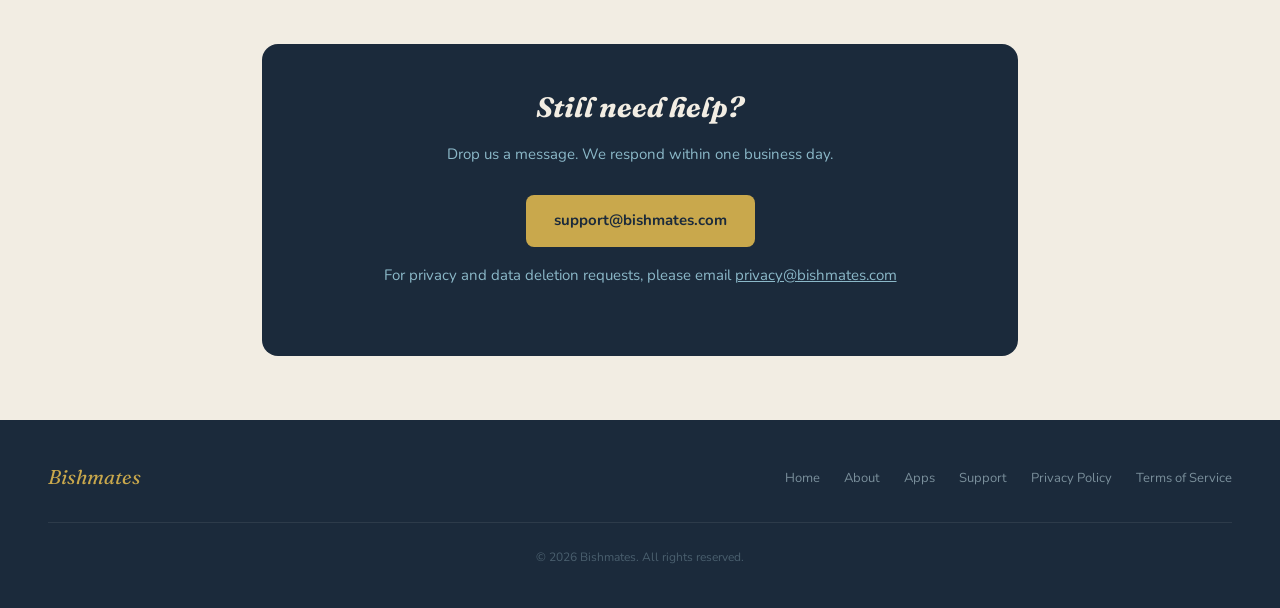
<file: pages/support.html>
<!DOCTYPE html>
<html lang="en">
<head>
  <meta charset="UTF-8" />
  <meta name="viewport" content="width=device-width, initial-scale=1.0" />
  <title>Support — Bishmates</title>
  <meta name="description" content="Get help with Gearmates and other Bishmates apps." />
  <link rel="stylesheet" href="../css/style.css" />
  <style>
    .support-hero {
      background: var(--navy);
      padding: 72px 48px;
      text-align: center;
    }
    .support-hero h1 {
      font-family: var(--serif);
      font-size: 46px;
      color: var(--stone);
      margin-bottom: 14px;
    }
    .support-hero p {
      color: var(--teal-lt);
      font-size: 16px;
      max-width: 440px;
      margin: 0 auto;
    }

    .support-body {
      max-width: 820px;
      margin: 0 auto;
      padding: 64px 32px;
    }

    .faq-section h2 {
      font-family: var(--serif);
      font-size: 26px;
      color: var(--brown);
      margin-bottom: 24px;
    }

    .faq-item {
      background: var(--card);
      border: 1px solid var(--stone-dk);
      border-radius: 10px;
      padding: 20px 24px;
      margin-bottom: 12px;
    }

    .faq-item h4 {
      font-size: 15px;
      font-weight: 700;
      color: var(--brown);
      margin-bottom: 8px;
    }

    .faq-item p {
      font-size: 14px;
      color: var(--muted);
      line-height: 1.7;
      margin: 0;
    }

    .faq-item p a { color: var(--teal); }

    .contact-section {
      background: var(--navy);
      border-radius: 16px;
      padding: 40px;
      margin-top: 52px;
      text-align: center;
    }

    .contact-section h2 {
      font-family: var(--serif);
      font-size: 28px;
      color: var(--stone);
      margin-bottom: 10px;
      font-style: italic;
    }

    .contact-section p {
      color: var(--teal-lt);
      font-size: 15px;
      margin-bottom: 28px;
    }

    .contact-email {
      display: inline-block;
      background: var(--gold);
      color: var(--navy);
      border-radius: 8px;
      padding: 13px 28px;
      font-weight: 700;
      font-size: 15px;
      text-decoration: none;
      transition: background 0.2s;
    }

    .contact-email:hover { background: var(--gold-lt); }

    .contact-note {
      margin-top: 16px;
      font-size: 13px;
      color: #4A5F6E;
    }

    @media (max-width: 700px) {
      .support-hero { padding: 56px 20px; }
      .support-hero h1 { font-size: 34px; }
      .support-body { padding: 44px 20px; }
      .contact-section { padding: 28px 20px; }
    }
  </style>
</head>
<body>

  <nav class="nav">
    <a href="../index.html" class="nav-logo">Bish<span>mates</span></a>
    <ul class="nav-links">
      <li><a href="../index.html">Home</a></li>
      <li><a href="about.html">About</a></li>
      <li><a href="apps.html">Apps</a></li>
      <li><a href="support.html" class="active">Support</a></li>
      <li><a href="privacy.html">Privacy</a></li>
    </ul>
    <a href="apps.html" class="nav-cta">Get Gearmates</a>
  </nav>

  <section class="support-hero">
    <div class="eyebrow" style="color:var(--gold-lt);">Help center</div>
    <h1>We've got you covered.</h1>
    <p>Find answers below, or reach out directly — we're a small team and we actually read every message.</p>
  </section>

  <div class="support-body">

    <div class="faq-section">
      <h2>Gearmates — frequently asked questions</h2>

      <div class="faq-item">
        <h4>Do I need an account to use Gearmates?</h4>
        <p>No. Gearmates works fully without an account — all your gear and trip data is saved locally on your device. Create an account only if you want to sync across multiple devices.</p>
      </div>

      <div class="faq-item">
        <h4>How do I delete my account and data?</h4>
        <p>Email us at <a href="mailto:support@bishmates.com">support@bishmates.com</a> with the subject "Delete my account" and we'll permanently remove your account and all associated data within 30 days. You can also request a copy of your data before deletion.</p>
      </div>

      <div class="faq-item">
        <h4>My data isn't syncing between devices. What should I do?</h4>
        <p>Make sure you're signed in to the same account on both devices. Try signing out and back in to force a sync. If the issue persists, contact us with your account email and device details.</p>
      </div>

      <div class="faq-item">
        <h4>How does the "Find nearby shop" feature work?</h4>
        <p>When you tap "Find nearby shop," the app requests your device's GPS location one time to show gear stores in your area. Your location is held in memory only for that session — it's never stored or transmitted to our servers. You can deny location permission and the rest of the app continues to work normally.</p>
      </div>

      <div class="faq-item">
        <h4>I signed in with Google but can't access my account. What do I do?</h4>
        <p>Make sure you're using the same Google account you originally used to sign up. If you're still having trouble, email us at <a href="mailto:support@bishmates.com">support@bishmates.com</a> with the email address associated with your Google account.</p>
      </div>

      <div class="faq-item">
        <h4>Can I export my gear list or trip data?</h4>
        <p>We're working on a data export feature. In the meantime, email us at <a href="mailto:support@bishmates.com">support@bishmates.com</a> and we can manually export your data in a readable format.</p>
      </div>

      <div class="faq-item">
        <h4>I found a bug. How do I report it?</h4>
        <p>We appreciate bug reports — they genuinely help. Email <a href="mailto:support@bishmates.com">support@bishmates.com</a> with a description of what happened, what you expected to happen, and your iOS version and device model.</p>
      </div>

      <div class="faq-item">
        <h4>When is Waymates launching?</h4>
        <p>Waymates is actively in development. <a href="apps.html#waymates">Join the waitlist</a> on the Apps page to be first to know when it's ready.</p>
      </div>
    </div>

    <div class="contact-section">
      <h2>Still need help?</h2>
      <p>Drop us a message. We respond within one business day.</p>
      <a href="mailto:support@bishmates.com" class="contact-email">support@bishmates.com</a>
      <p class="contact-note">For privacy and data deletion requests, please email <a href="mailto:privacy@bishmates.com" style="color:var(--teal-lt);">privacy@bishmates.com</a></p>
    </div>

  </div>

  <footer class="footer">
    <div class="footer-inner">
      <a href="../index.html" class="footer-logo">Bishmates</a>
      <ul class="footer-links">
        <li><a href="../index.html">Home</a></li>
        <li><a href="about.html">About</a></li>
        <li><a href="apps.html">Apps</a></li>
        <li><a href="support.html">Support</a></li>
        <li><a href="privacy.html">Privacy Policy</a></li>
        <li><a href="terms.html">Terms of Service</a></li>
      </ul>
    </div>
    <p class="footer-copy">© 2026 Bishmates. All rights reserved.</p>
  </footer>

</body>
</html>
</file>
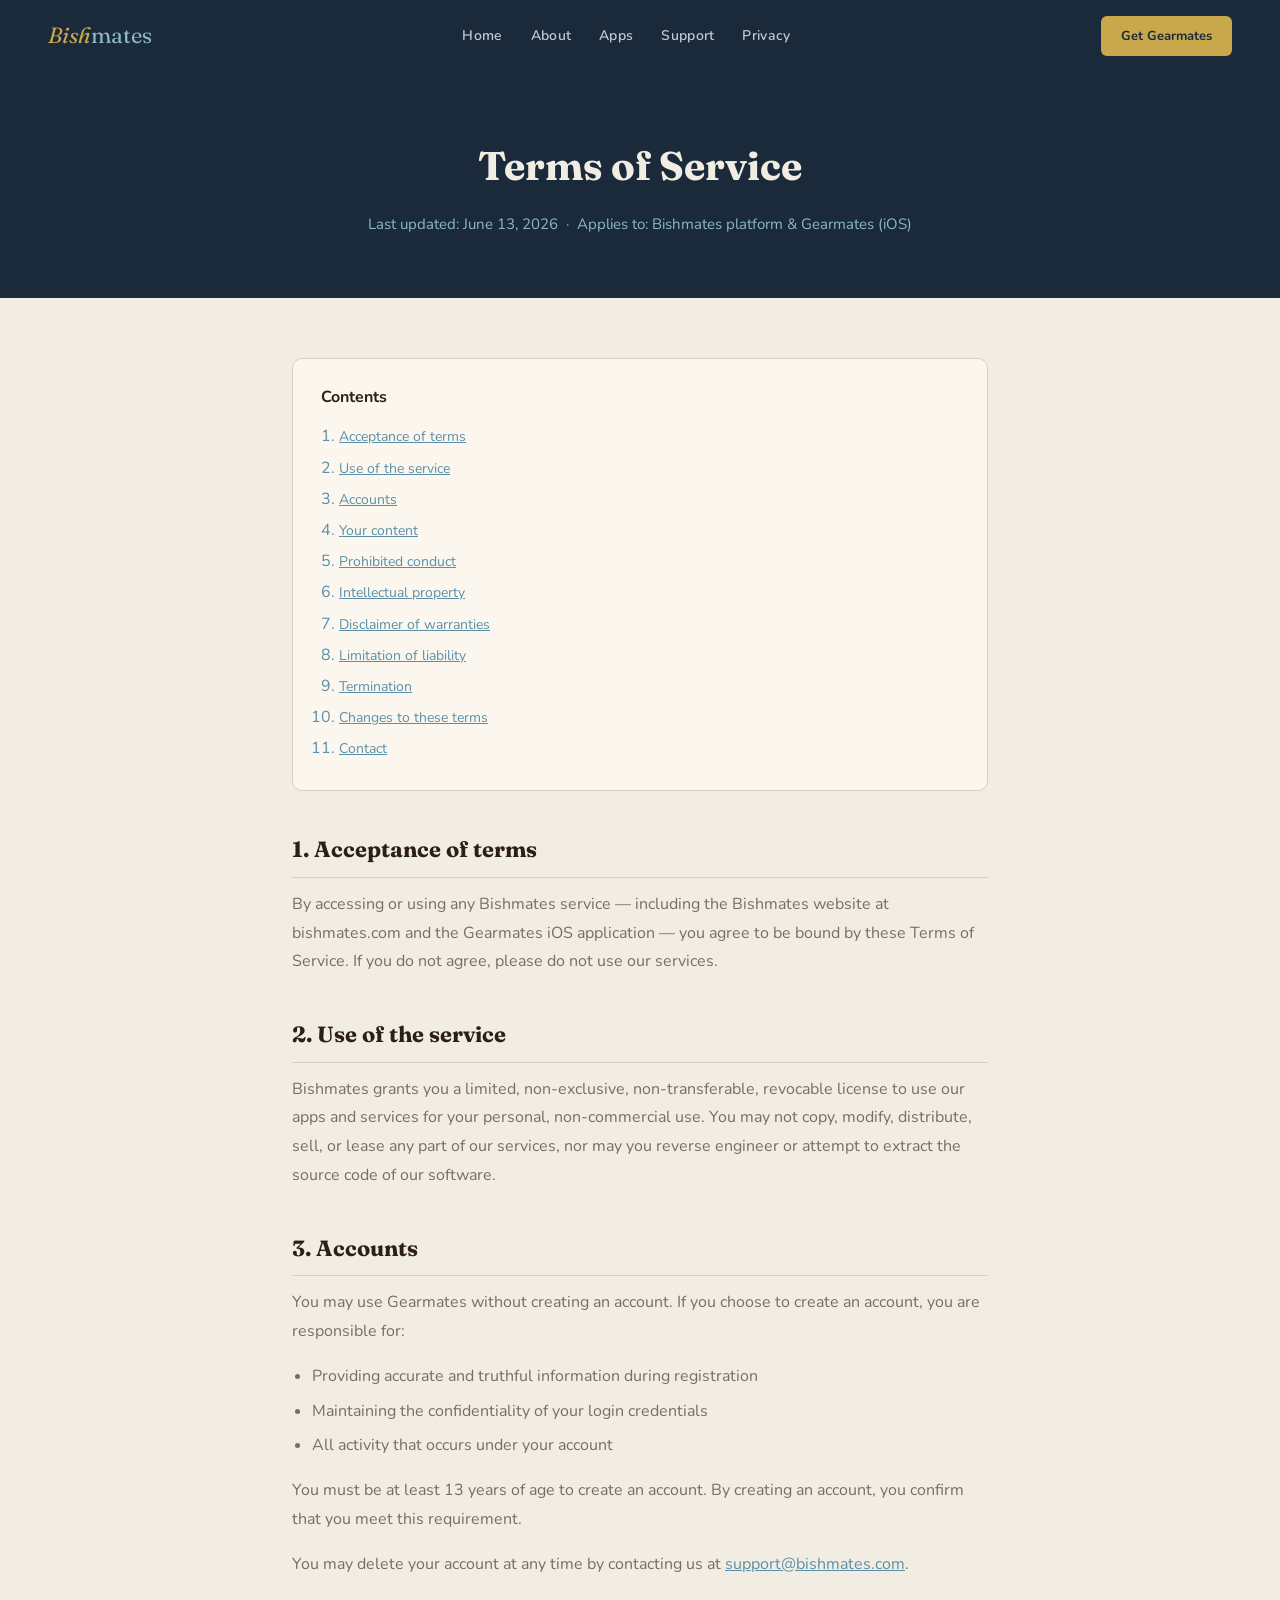
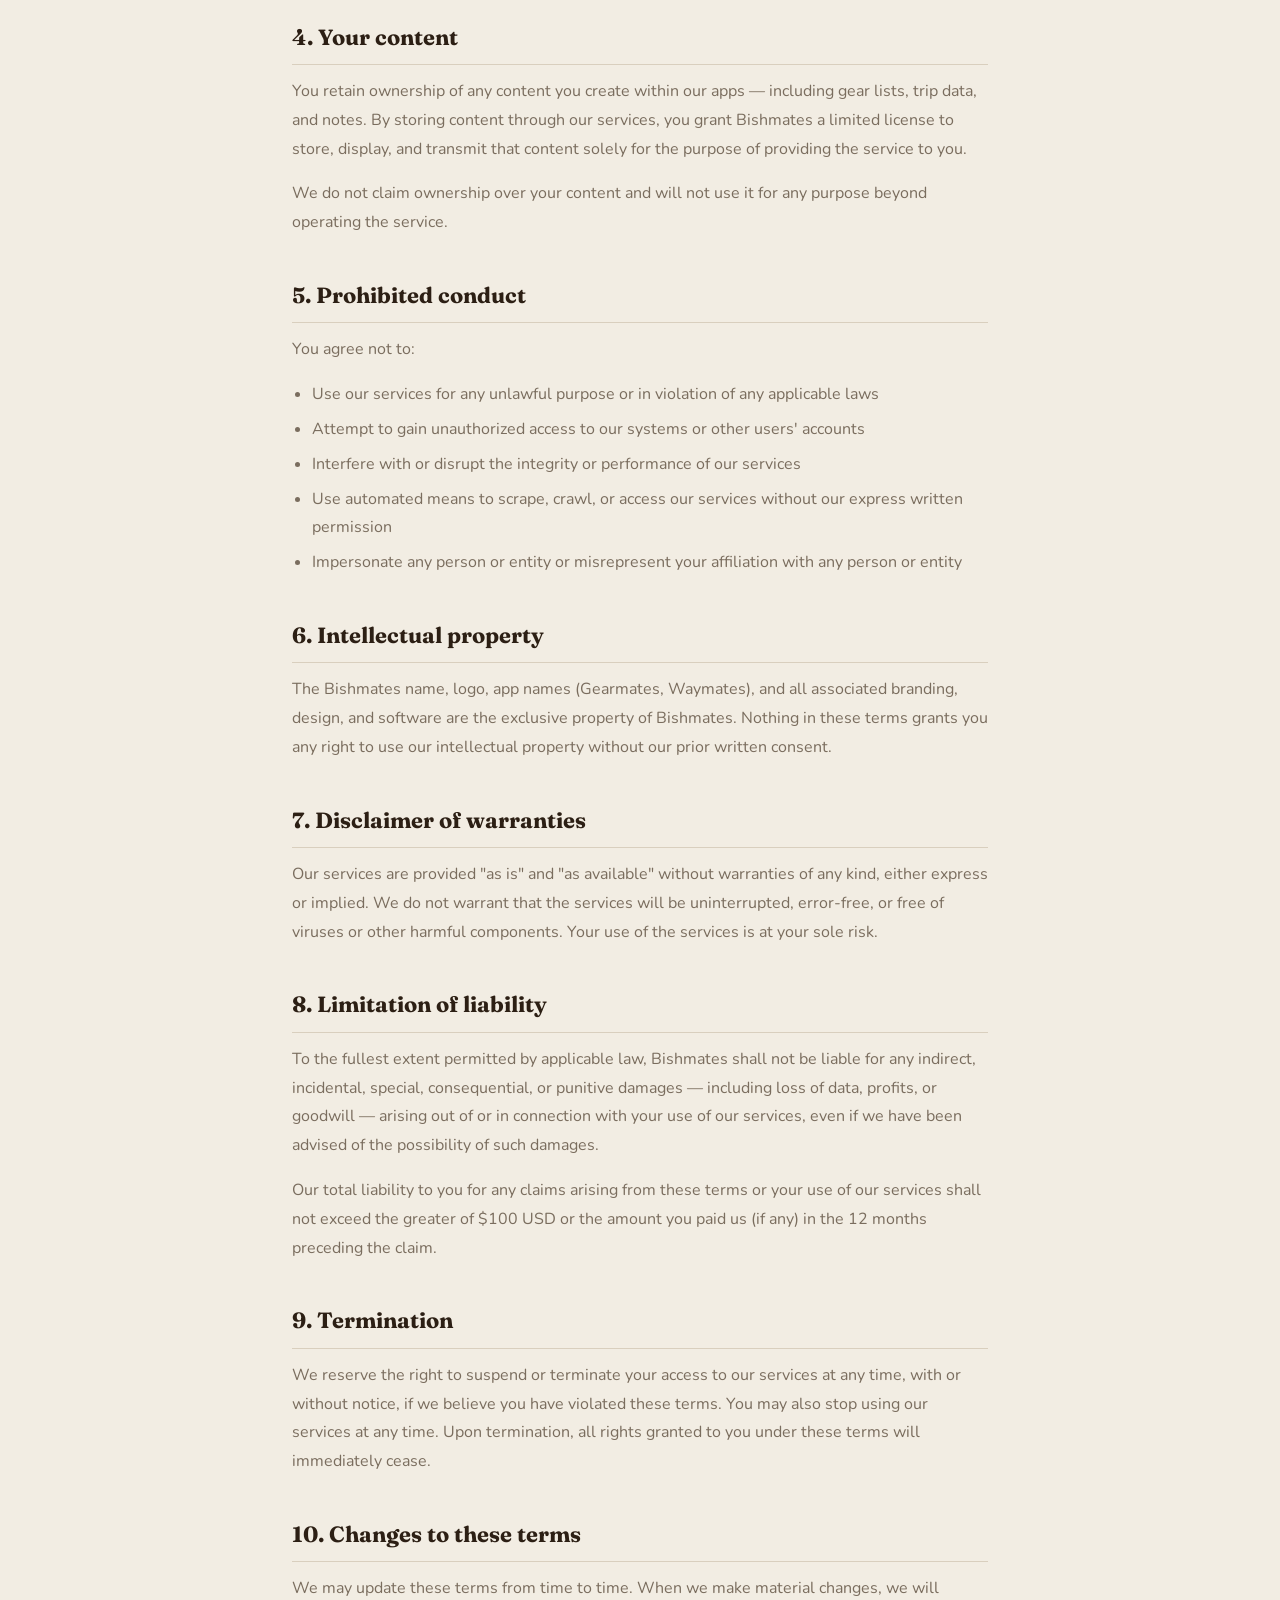
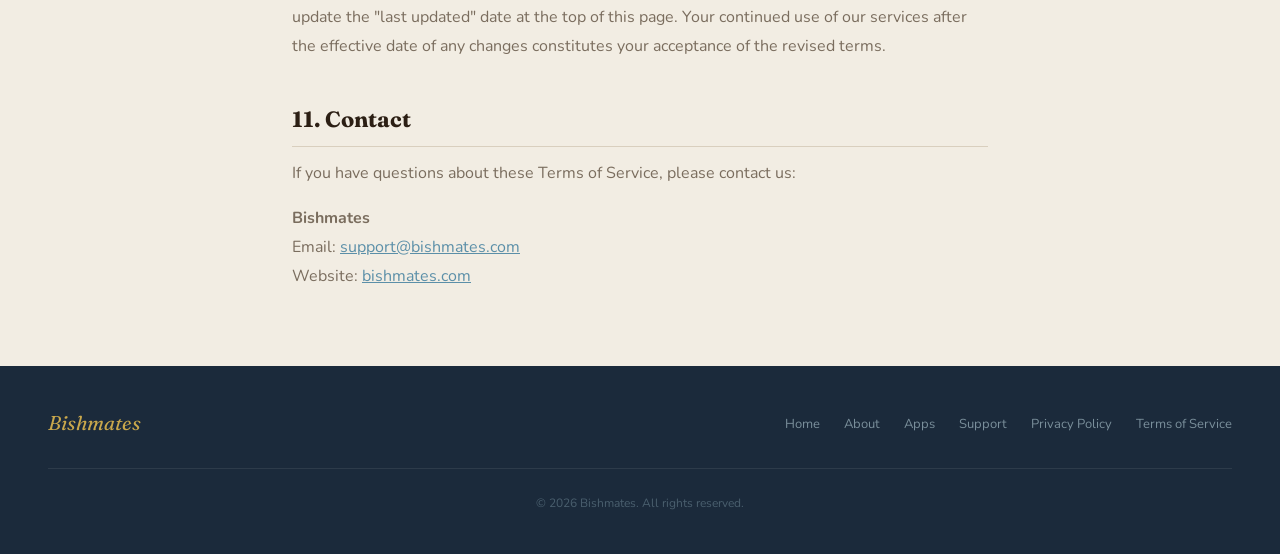
<file: pages/terms.html>
<!DOCTYPE html>
<html lang="en">
<head>
  <meta charset="UTF-8" />
  <meta name="viewport" content="width=device-width, initial-scale=1.0" />
  <title>Terms of Service — Bishmates</title>
  <meta name="description" content="Terms of Service for Bishmates and the Gearmates app." />
  <link rel="stylesheet" href="../css/style.css" />
</head>
<body>

  <nav class="nav">
    <a href="../index.html" class="nav-logo">Bish<span>mates</span></a>
    <ul class="nav-links">
      <li><a href="../index.html">Home</a></li>
      <li><a href="about.html">About</a></li>
      <li><a href="apps.html">Apps</a></li>
      <li><a href="support.html">Support</a></li>
      <li><a href="privacy.html">Privacy</a></li>
    </ul>
    <a href="apps.html" class="nav-cta">Get Gearmates</a>
  </nav>

  <section class="policy-hero">
    <h1>Terms of Service</h1>
    <p>Last updated: June 13, 2026 &nbsp;·&nbsp; Applies to: Bishmates platform &amp; Gearmates (iOS)</p>
  </section>

  <div class="policy-body">

    <div class="policy-toc">
      <p>Contents</p>
      <ol>
        <li><a href="#acceptance">Acceptance of terms</a></li>
        <li><a href="#use">Use of the service</a></li>
        <li><a href="#accounts">Accounts</a></li>
        <li><a href="#content">Your content</a></li>
        <li><a href="#prohibited">Prohibited conduct</a></li>
        <li><a href="#intellectual">Intellectual property</a></li>
        <li><a href="#disclaimer">Disclaimer of warranties</a></li>
        <li><a href="#liability">Limitation of liability</a></li>
        <li><a href="#termination">Termination</a></li>
        <li><a href="#changes">Changes to these terms</a></li>
        <li><a href="#contact">Contact</a></li>
      </ol>
    </div>

    <h2 id="acceptance">1. Acceptance of terms</h2>
    <p>By accessing or using any Bishmates service — including the Bishmates website at bishmates.com and the Gearmates iOS application — you agree to be bound by these Terms of Service. If you do not agree, please do not use our services.</p>

    <h2 id="use">2. Use of the service</h2>
    <p>Bishmates grants you a limited, non-exclusive, non-transferable, revocable license to use our apps and services for your personal, non-commercial use. You may not copy, modify, distribute, sell, or lease any part of our services, nor may you reverse engineer or attempt to extract the source code of our software.</p>

    <h2 id="accounts">3. Accounts</h2>
    <p>You may use Gearmates without creating an account. If you choose to create an account, you are responsible for:</p>
    <ul>
      <li>Providing accurate and truthful information during registration</li>
      <li>Maintaining the confidentiality of your login credentials</li>
      <li>All activity that occurs under your account</li>
    </ul>
    <p>You must be at least 13 years of age to create an account. By creating an account, you confirm that you meet this requirement.</p>
    <p>You may delete your account at any time by contacting us at <a href="mailto:support@bishmates.com">support@bishmates.com</a>.</p>

    <h2 id="content">4. Your content</h2>
    <p>You retain ownership of any content you create within our apps — including gear lists, trip data, and notes. By storing content through our services, you grant Bishmates a limited license to store, display, and transmit that content solely for the purpose of providing the service to you.</p>
    <p>We do not claim ownership over your content and will not use it for any purpose beyond operating the service.</p>

    <h2 id="prohibited">5. Prohibited conduct</h2>
    <p>You agree not to:</p>
    <ul>
      <li>Use our services for any unlawful purpose or in violation of any applicable laws</li>
      <li>Attempt to gain unauthorized access to our systems or other users' accounts</li>
      <li>Interfere with or disrupt the integrity or performance of our services</li>
      <li>Use automated means to scrape, crawl, or access our services without our express written permission</li>
      <li>Impersonate any person or entity or misrepresent your affiliation with any person or entity</li>
    </ul>

    <h2 id="intellectual">6. Intellectual property</h2>
    <p>The Bishmates name, logo, app names (Gearmates, Waymates), and all associated branding, design, and software are the exclusive property of Bishmates. Nothing in these terms grants you any right to use our intellectual property without our prior written consent.</p>

    <h2 id="disclaimer">7. Disclaimer of warranties</h2>
    <p>Our services are provided "as is" and "as available" without warranties of any kind, either express or implied. We do not warrant that the services will be uninterrupted, error-free, or free of viruses or other harmful components. Your use of the services is at your sole risk.</p>

    <h2 id="liability">8. Limitation of liability</h2>
    <p>To the fullest extent permitted by applicable law, Bishmates shall not be liable for any indirect, incidental, special, consequential, or punitive damages — including loss of data, profits, or goodwill — arising out of or in connection with your use of our services, even if we have been advised of the possibility of such damages.</p>
    <p>Our total liability to you for any claims arising from these terms or your use of our services shall not exceed the greater of $100 USD or the amount you paid us (if any) in the 12 months preceding the claim.</p>

    <h2 id="termination">9. Termination</h2>
    <p>We reserve the right to suspend or terminate your access to our services at any time, with or without notice, if we believe you have violated these terms. You may also stop using our services at any time. Upon termination, all rights granted to you under these terms will immediately cease.</p>

    <h2 id="changes">10. Changes to these terms</h2>
    <p>We may update these terms from time to time. When we make material changes, we will update the "last updated" date at the top of this page. Your continued use of our services after the effective date of any changes constitutes your acceptance of the revised terms.</p>

    <h2 id="contact">11. Contact</h2>
    <p>If you have questions about these Terms of Service, please contact us:</p>
    <p>
      <strong>Bishmates</strong><br />
      Email: <a href="mailto:support@bishmates.com">support@bishmates.com</a><br />
      Website: <a href="https://bishmates.com">bishmates.com</a>
    </p>

  </div>

  <footer class="footer">
    <div class="footer-inner">
      <a href="../index.html" class="footer-logo">Bishmates</a>
      <ul class="footer-links">
        <li><a href="../index.html">Home</a></li>
        <li><a href="about.html">About</a></li>
        <li><a href="apps.html">Apps</a></li>
        <li><a href="support.html">Support</a></li>
        <li><a href="privacy.html">Privacy Policy</a></li>
        <li><a href="terms.html">Terms of Service</a></li>
      </ul>
    </div>
    <p class="footer-copy">© 2026 Bishmates. All rights reserved.</p>
  </footer>

</body>
</html>
</file>
<file: css/style.css>
@import url('https://fonts.googleapis.com/css2?family=Fraunces:ital,opsz,wght@0,9..144,400;0,9..144,700;1,9..144,400;1,9..144,700&family=Nunito:wght@400;600;700&display=swap');

*, *::before, *::after { box-sizing: border-box; margin: 0; padding: 0; }

:root {
  --navy:    #1B2A3B;
  --navy-mid:#2E3F50;
  --gold:    #C9A84C;
  --gold-lt: #E8D49A;
  --teal:    #5B8FA8;
  --teal-lt: #8BB8C8;
  --stone:   #F2EDE3;
  --stone-md:#EDE7D9;
  --stone-dk:#D9CFBE;
  --card:    #FBF7EF;
  --brown:   #2C1F14;
  --body:    #3A3530;
  --muted:   #7A6D5E;
  --forest:  #2C3E2D;
  --forest-lt:#88B08A;
  --serif: 'Fraunces', Georgia, serif;
  --sans:  'Nunito', system-ui, sans-serif;
}

html { scroll-behavior: smooth; }

body {
  font-family: var(--sans);
  background: var(--stone);
  color: var(--body);
  font-size: 16px;
  line-height: 1.7;
}

/* ── NAV ── */
.nav {
  background: var(--navy);
  display: flex;
  align-items: center;
  justify-content: space-between;
  padding: 16px 48px;
  position: sticky;
  top: 0;
  z-index: 100;
}

.nav-logo {
  font-family: var(--serif);
  font-size: 22px;
  color: var(--gold);
  text-decoration: none;
  font-style: italic;
}

.nav-logo span { color: var(--teal-lt); font-style: normal; }

.nav-links {
  display: flex;
  gap: 28px;
  list-style: none;
}

.nav-links a {
  color: #BFC9D1;
  text-decoration: none;
  font-size: 14px;
  font-weight: 600;
  letter-spacing: 0.3px;
  transition: color 0.2s;
}

.nav-links a:hover,
.nav-links a.active { color: var(--gold); }

.nav-cta {
  background: var(--gold);
  color: var(--navy);
  border: none;
  border-radius: 6px;
  padding: 9px 20px;
  font-family: var(--sans);
  font-size: 13px;
  font-weight: 700;
  cursor: pointer;
  text-decoration: none;
  transition: background 0.2s;
}

.nav-cta:hover { background: var(--gold-lt); }

/* ── BUTTONS ── */
.btn-primary {
  display: inline-block;
  background: var(--gold);
  color: var(--navy);
  border: none;
  border-radius: 6px;
  padding: 13px 30px;
  font-family: var(--sans);
  font-size: 15px;
  font-weight: 700;
  text-decoration: none;
  cursor: pointer;
  transition: background 0.2s;
}
.btn-primary:hover { background: var(--gold-lt); }

.btn-outline {
  display: inline-block;
  background: transparent;
  color: var(--stone);
  border: 1.5px solid rgba(242,237,227,0.35);
  border-radius: 6px;
  padding: 13px 30px;
  font-family: var(--sans);
  font-size: 15px;
  font-weight: 600;
  text-decoration: none;
  cursor: pointer;
  transition: border-color 0.2s, color 0.2s;
}
.btn-outline:hover { border-color: rgba(242,237,227,0.7); color: #fff; }

.btn-dark {
  display: inline-block;
  background: var(--navy);
  color: var(--stone);
  border: none;
  border-radius: 6px;
  padding: 13px 30px;
  font-family: var(--sans);
  font-size: 15px;
  font-weight: 700;
  text-decoration: none;
  cursor: pointer;
  transition: background 0.2s;
}
.btn-dark:hover { background: var(--navy-mid); }

/* ── SECTION LABELS ── */
.eyebrow {
  font-size: 11px;
  font-weight: 700;
  letter-spacing: 2.5px;
  text-transform: uppercase;
  color: var(--teal);
  margin-bottom: 10px;
}

.section-title {
  font-family: var(--serif);
  font-size: 34px;
  color: var(--brown);
  line-height: 1.2;
  margin-bottom: 12px;
}

.section-sub {
  color: var(--muted);
  font-size: 16px;
  max-width: 520px;
  line-height: 1.7;
  margin-bottom: 40px;
}

/* ── FOOTER ── */
.footer {
  background: var(--navy);
  padding: 40px 48px;
}

.footer-inner {
  display: flex;
  align-items: center;
  justify-content: space-between;
  flex-wrap: wrap;
  gap: 20px;
  border-bottom: 1px solid rgba(255,255,255,0.08);
  padding-bottom: 28px;
  margin-bottom: 24px;
}

.footer-logo {
  font-family: var(--serif);
  font-size: 20px;
  color: var(--gold);
  font-style: italic;
  text-decoration: none;
}

.footer-links {
  display: flex;
  gap: 24px;
  list-style: none;
  flex-wrap: wrap;
}

.footer-links a {
  color: #7A8F9B;
  text-decoration: none;
  font-size: 13px;
  transition: color 0.2s;
}
.footer-links a:hover { color: var(--gold); }

.footer-copy {
  font-size: 12px;
  color: #4A5F6E;
  text-align: center;
}

/* ── POLICY PAGES ── */
.policy-hero {
  background: var(--navy);
  padding: 60px 48px;
  text-align: center;
}

.policy-hero h1 {
  font-family: var(--serif);
  font-size: 40px;
  color: var(--stone);
  margin-bottom: 12px;
}

.policy-hero p {
  color: var(--teal-lt);
  font-size: 15px;
}

.policy-body {
  max-width: 760px;
  margin: 0 auto;
  padding: 60px 32px;
}

.policy-body h2 {
  font-family: var(--serif);
  font-size: 22px;
  color: var(--brown);
  margin: 40px 0 12px;
  padding-bottom: 8px;
  border-bottom: 1px solid var(--stone-dk);
}

.policy-body h3 {
  font-size: 16px;
  font-weight: 700;
  color: var(--body);
  margin: 24px 0 8px;
}

.policy-body p {
  color: var(--muted);
  margin-bottom: 16px;
  line-height: 1.8;
}

.policy-body ul {
  color: var(--muted);
  margin: 0 0 16px 20px;
  line-height: 1.8;
}

.policy-body ul li { margin-bottom: 6px; }

.policy-body a { color: var(--teal); }

.policy-toc {
  background: var(--card);
  border: 1px solid var(--stone-dk);
  border-radius: 10px;
  padding: 24px 28px;
  margin-bottom: 40px;
}

.policy-toc p {
  font-weight: 700;
  color: var(--brown);
  margin-bottom: 12px;
}

.policy-toc ol {
  margin-left: 18px;
  color: var(--teal);
}

.policy-toc ol li { margin-bottom: 4px; }
.policy-toc ol li a { color: var(--teal); font-size: 14px; }

.data-table {
  width: 100%;
  border-collapse: collapse;
  margin: 16px 0 24px;
  font-size: 14px;
}

.data-table th {
  background: var(--navy);
  color: var(--stone);
  padding: 10px 14px;
  text-align: left;
  font-weight: 700;
}

.data-table td {
  padding: 10px 14px;
  border-bottom: 1px solid var(--stone-dk);
  color: var(--muted);
  vertical-align: top;
}

.data-table tr:nth-child(even) td { background: var(--stone-md); }

/* ── RESPONSIVE ── */
@media (max-width: 700px) {
  .nav { padding: 14px 20px; }
  .nav-links { display: none; }
  .footer { padding: 32px 20px; }
  .policy-hero { padding: 48px 20px; }
  .policy-body { padding: 40px 20px; }
}
</file>
